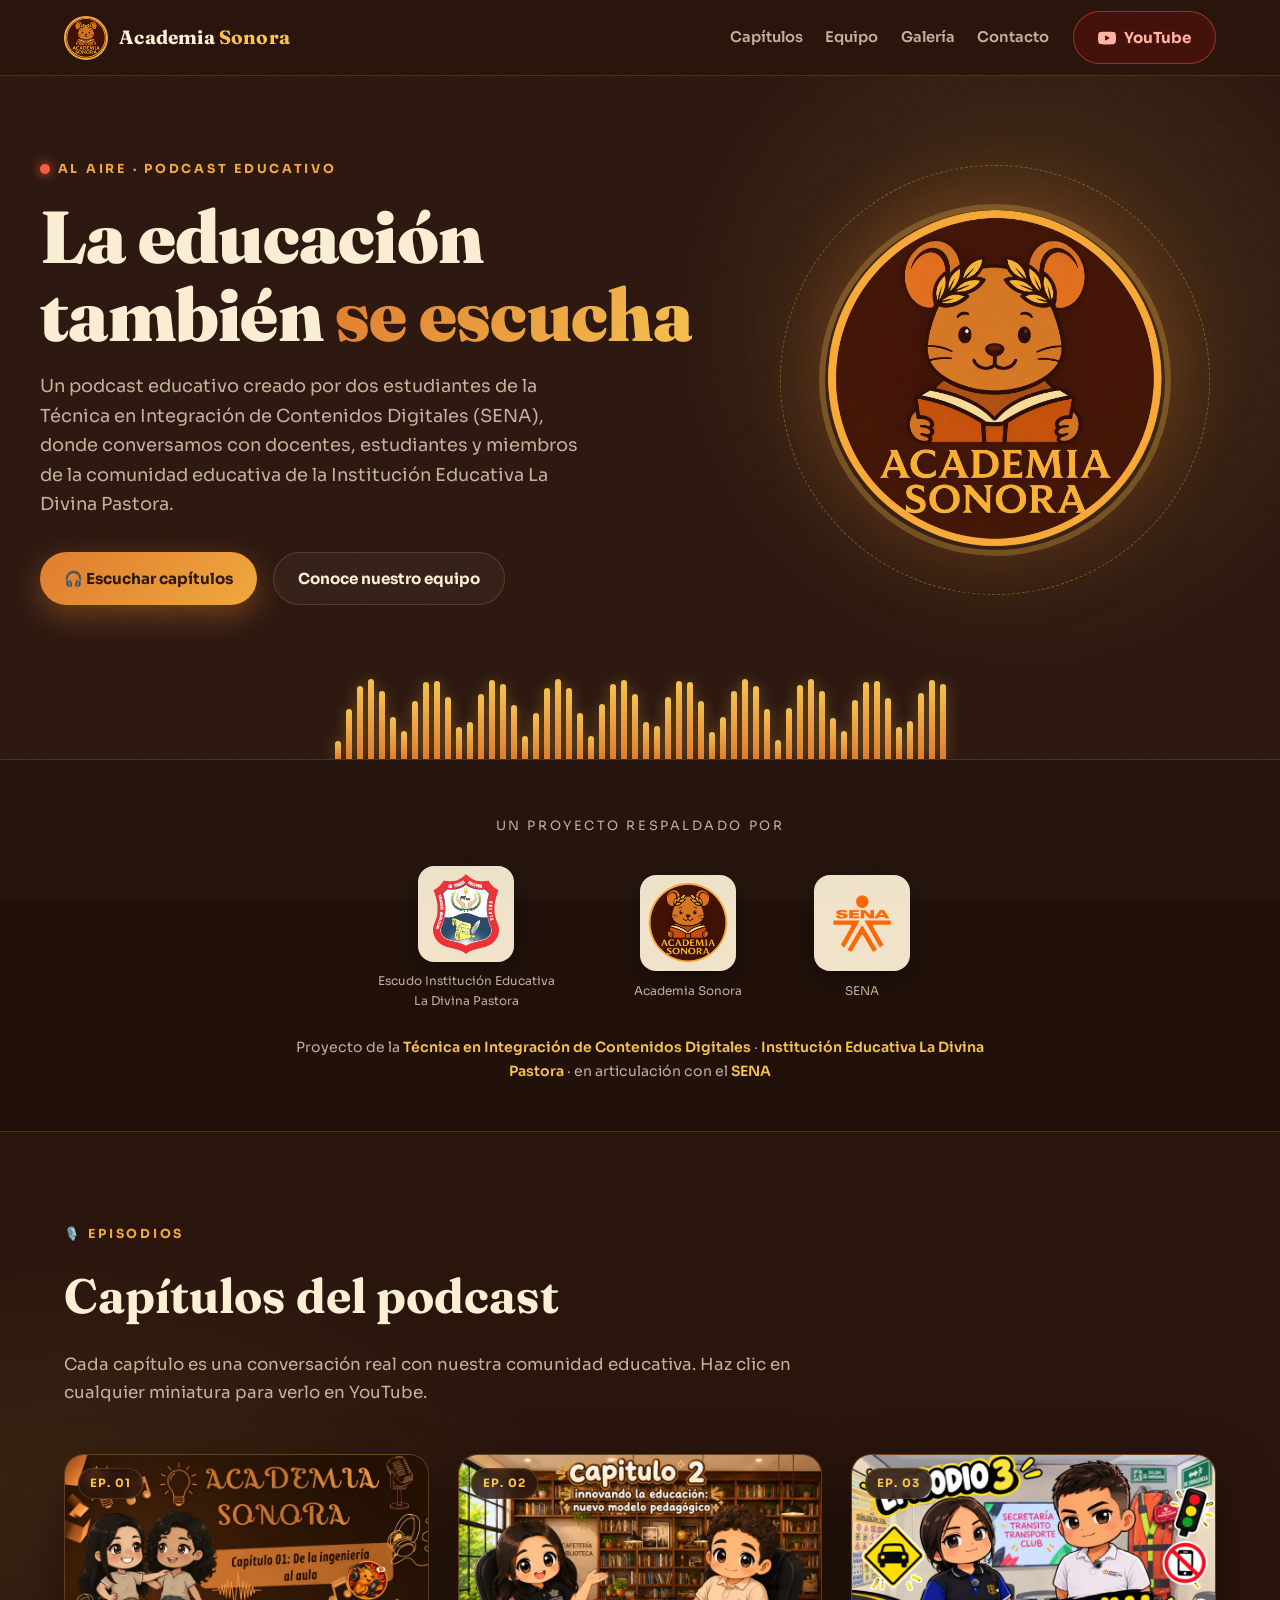
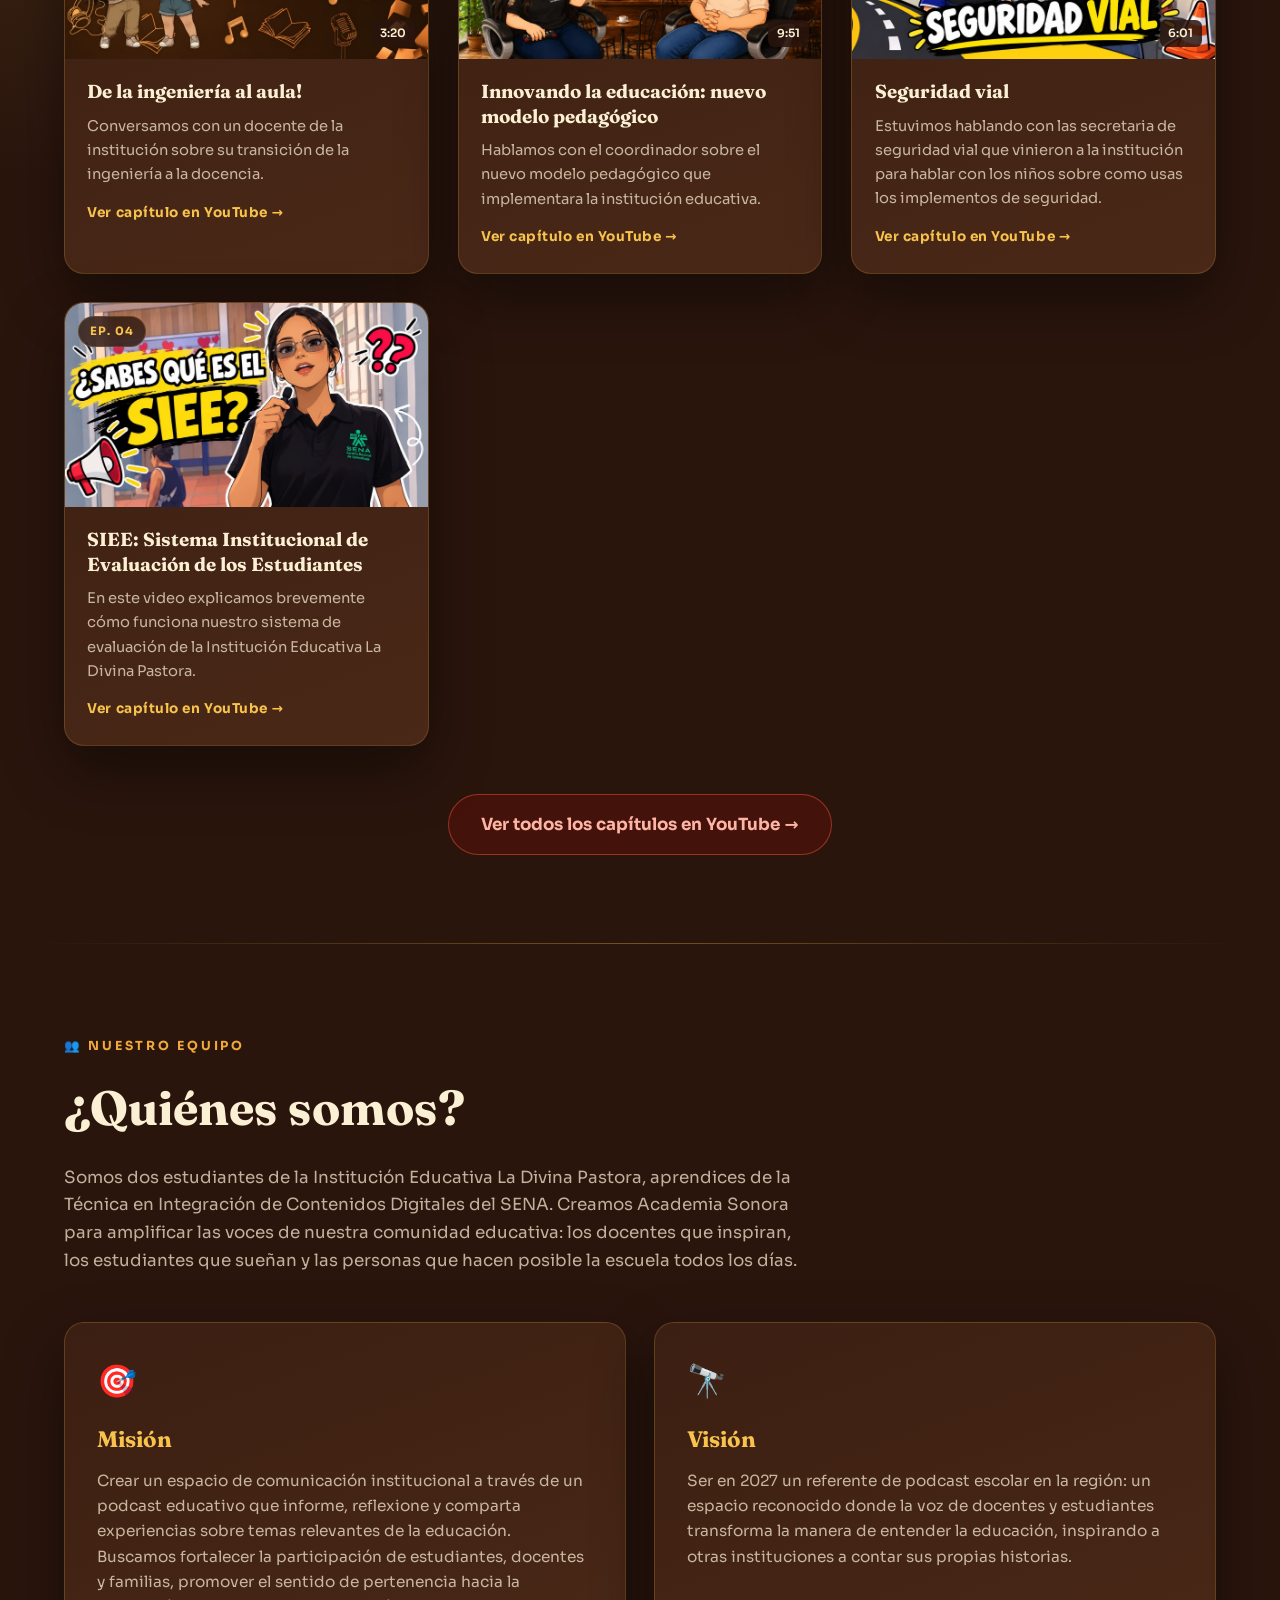
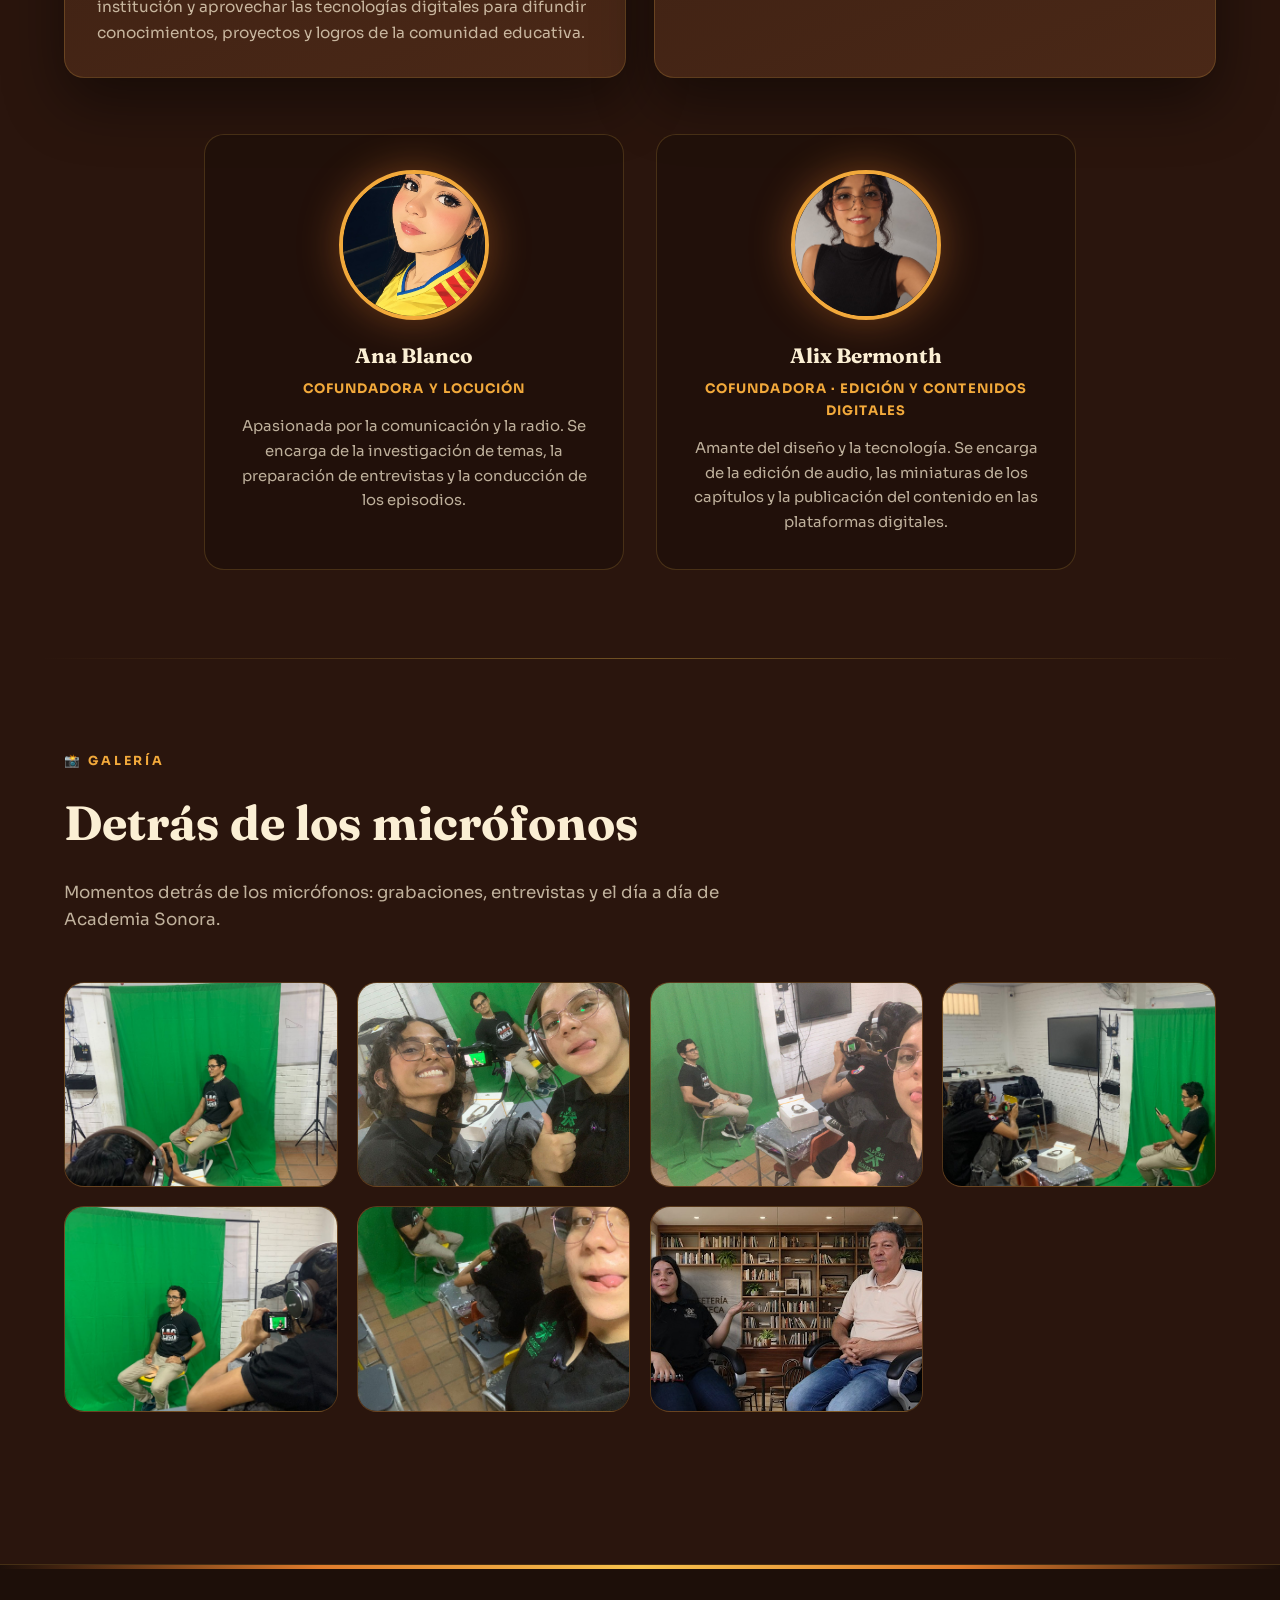
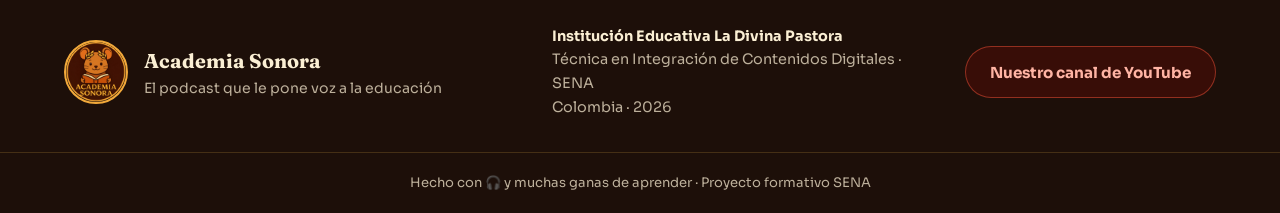
<file: index.html>
<!DOCTYPE html>
<html lang="es">
<head>
  <meta charset="UTF-8">
  <meta name="viewport" content="width=device-width, initial-scale=1.0">
  <title>Academia Sonora — El podcast que le pone voz a la educación</title>
  <meta name="description" content="Academia Sonora es un podcast educativo creado por estudiantes de la Técnica en Integración de Contenidos Digitales (SENA) en la Institución Educativa La Divina Pastora. Entrevistas a docentes, estudiantes y comunidad educativa.">
  <meta name="keywords" content="podcast educativo, Academia Sonora, SENA, La Divina Pastora, educación, entrevistas, contenidos digitales">
  <meta name="author" content="Academia Sonora">
  <meta property="og:title" content="Academia Sonora — Podcast Educativo">
  <meta property="og:description" content="El podcast que le pone voz a la educación. Entrevistas a docentes, estudiantes y comunidad educativa.">
  <meta property="og:image" content="img/logos/logo-academia-sonora.jpeg">
  <meta property="og:type" content="website">
  <link rel="icon" type="image/jpeg" href="img/logos/logo-academia-sonora.jpeg">
  <link rel="preconnect" href="https://fonts.googleapis.com">
  <link rel="preconnect" href="https://fonts.gstatic.com" crossorigin>
  <link href="https://fonts.googleapis.com/css2?family=Fraunces:opsz,wght@9..144,500;9..144,700;9..144,900&family=Sora:wght@300;400;600;700&display=swap" rel="stylesheet">
  <link rel="stylesheet" href="css/styles.css">
</head>
<body>

  <!-- ===== BARRA DE NAVEGACIÓN ===== -->
  <header class="nav" id="inicio">
    <div class="nav__inner">
      <a class="nav__brand" href="#inicio">
        <img src="img/logos/logo-academia-sonora.jpeg" alt="Logotipo de Academia Sonora" class="nav__logo">
        <span class="nav__name">Academia <em>Sonora</em></span>
      </a>
      <nav class="nav__links" aria-label="Navegación principal">
        <a href="#capitulos">Capítulos</a>
        <a href="#equipo">Equipo</a>
        <a href="#galeria">Galería</a>
        <a href="#contacto">Contacto</a>
      </nav>
      <a class="btn btn--youtube" id="btn-youtube-nav" href="#" target="_blank" rel="noopener">
        <svg viewBox="0 0 24 24" width="18" height="18" aria-hidden="true"><path fill="currentColor" d="M23.5 6.2a3 3 0 0 0-2.1-2.1C19.5 3.5 12 3.5 12 3.5s-7.5 0-9.4.6A3 3 0 0 0 .5 6.2 31 31 0 0 0 0 12a31 31 0 0 0 .5 5.8 3 3 0 0 0 2.1 2.1c1.9.6 9.4.6 9.4.6s7.5 0 9.4-.6a3 3 0 0 0 2.1-2.1A31 31 0 0 0 24 12a31 31 0 0 0-.5-5.8zM9.5 15.6V8.4L15.8 12l-6.3 3.6z"/></svg>
        YouTube
      </a>
    </div>
  </header>

  <!-- ===== HERO / PORTADA ===== -->
  <section class="hero">
    <div class="hero__glow" aria-hidden="true"></div>
    <div class="hero__inner">
      <div class="hero__text">
        <p class="eyebrow"><span class="rec-dot" aria-hidden="true"></span> AL AIRE · PODCAST EDUCATIVO</p>
        <h1 class="hero__title">La educación<br>también <span class="hero__accent">se escucha</span></h1>
        <p class="hero__subtitle" id="hero-descripcion">
          Un podcast creado por estudiantes para darle voz a docentes, estudiantes y a toda la comunidad educativa.
        </p>
        <div class="hero__actions">
          <a class="btn btn--primary" href="#capitulos">🎧 Escuchar capítulos</a>
          <a class="btn btn--ghost" href="#equipo">Conoce nuestro equipo</a>
        </div>
      </div>
      <div class="hero__logo-wrap">
        <div class="hero__ring" aria-hidden="true"></div>
        <img src="img/logos/logo-academia-sonora.jpeg" alt="Logotipo de Academia Sonora: un ratoncito con corona de laurel leyendo un libro" class="hero__logo">
      </div>
    </div>

    <!-- Firma visual: la onda sonora -->
    <div class="waveform" aria-hidden="true" id="waveform"></div>
  </section>

  <!-- ===== LOGOS INSTITUCIONALES ===== -->
  <section class="instituciones" aria-label="Instituciones que respaldan el proyecto">
    <p class="instituciones__label">Un proyecto respaldado por</p>
    <div class="instituciones__logos" id="logos-institucionales">
      <!-- Se cargan desde data/inicio.json. Sube los archivos a img/logos/ -->
    </div>
    <p class="instituciones__caption">
      Proyecto de la <strong>Técnica en Integración de Contenidos Digitales</strong> ·
      <strong>Institución Educativa La Divina Pastora</strong> · en articulación con el <strong>SENA</strong>
    </p>
  </section>

  <!-- ===== CAPÍTULOS ===== -->
  <section class="section" id="capitulos">
    <div class="section__head">
      <p class="eyebrow">🎙️ EPISODIOS</p>
      <h2 class="section__title">Capítulos del podcast</h2>
      <p class="section__lead">Cada capítulo es una conversación real con nuestra comunidad educativa. Haz clic en cualquier miniatura para verlo en YouTube.</p>
    </div>
    <div class="capitulos__grid" id="capitulos-grid">
      <!-- Tarjetas generadas desde data/capitulos.json -->
    </div>
    <div class="section__cta">
      <a class="btn btn--youtube btn--lg" id="btn-youtube-capitulos" href="#" target="_blank" rel="noopener">Ver todos los capítulos en YouTube →</a>
    </div>
  </section>

  <div class="divider" aria-hidden="true"></div>

  <!-- ===== EQUIPO ===== -->
  <section class="section" id="equipo">
    <div class="section__head">
      <p class="eyebrow">👥 NUESTRO EQUIPO</p>
      <h2 class="section__title">¿Quiénes somos?</h2>
      <p class="section__lead" id="quienes-somos-texto"></p>
    </div>

    <div class="mv__grid">
      <article class="mv__card">
        <div class="mv__icon" aria-hidden="true">🎯</div>
        <h3>Misión</h3>
        <p id="mision-texto"></p>
      </article>
      <article class="mv__card">
        <div class="mv__icon" aria-hidden="true">🔭</div>
        <h3>Visión</h3>
        <p id="vision-texto"></p>
      </article>
    </div>

    <div class="integrantes__grid" id="integrantes-grid">
      <!-- Tarjetas generadas desde data/equipo.json -->
    </div>
  </section>

  <div class="divider" aria-hidden="true"></div>

  <!-- ===== GALERÍA ===== -->
  <section class="section" id="galeria">
    <div class="section__head">
      <p class="eyebrow">📸 GALERÍA</p>
      <h2 class="section__title">Detrás de los micrófonos</h2>
      <p class="section__lead" id="galeria-descripcion"></p>
    </div>
    <div class="galeria__grid" id="galeria-grid">
      <!-- Fotos generadas desde data/galeria.json -->
    </div>
  </section>

  <!-- ===== PIE DE PÁGINA ===== -->
  <footer class="footer" id="contacto">
    <div class="footer__wave" aria-hidden="true"></div>
    <div class="footer__inner">
      <div class="footer__brand">
        <img src="img/logos/logo-academia-sonora.jpeg" alt="" class="footer__logo">
        <div>
          <p class="footer__name">Academia Sonora</p>
          <p class="footer__slogan">El podcast que le pone voz a la educación</p>
        </div>
      </div>
      <div class="footer__info">
        <p><strong>Institución Educativa La Divina Pastora</strong></p>
        <p>Técnica en Integración de Contenidos Digitales · SENA</p>
        <p>Colombia · <span id="anio-actual"></span></p>
      </div>
      <div class="footer__social">
        <a class="btn btn--youtube" id="btn-youtube-footer" href="#" target="_blank" rel="noopener">Nuestro canal de YouTube</a>
      </div>
    </div>
    <p class="footer__credits">Hecho con 🎧 y muchas ganas de aprender · Proyecto formativo SENA</p>
  </footer>

  <script src="js/main.js"></script>
</body>
</html>
</file>
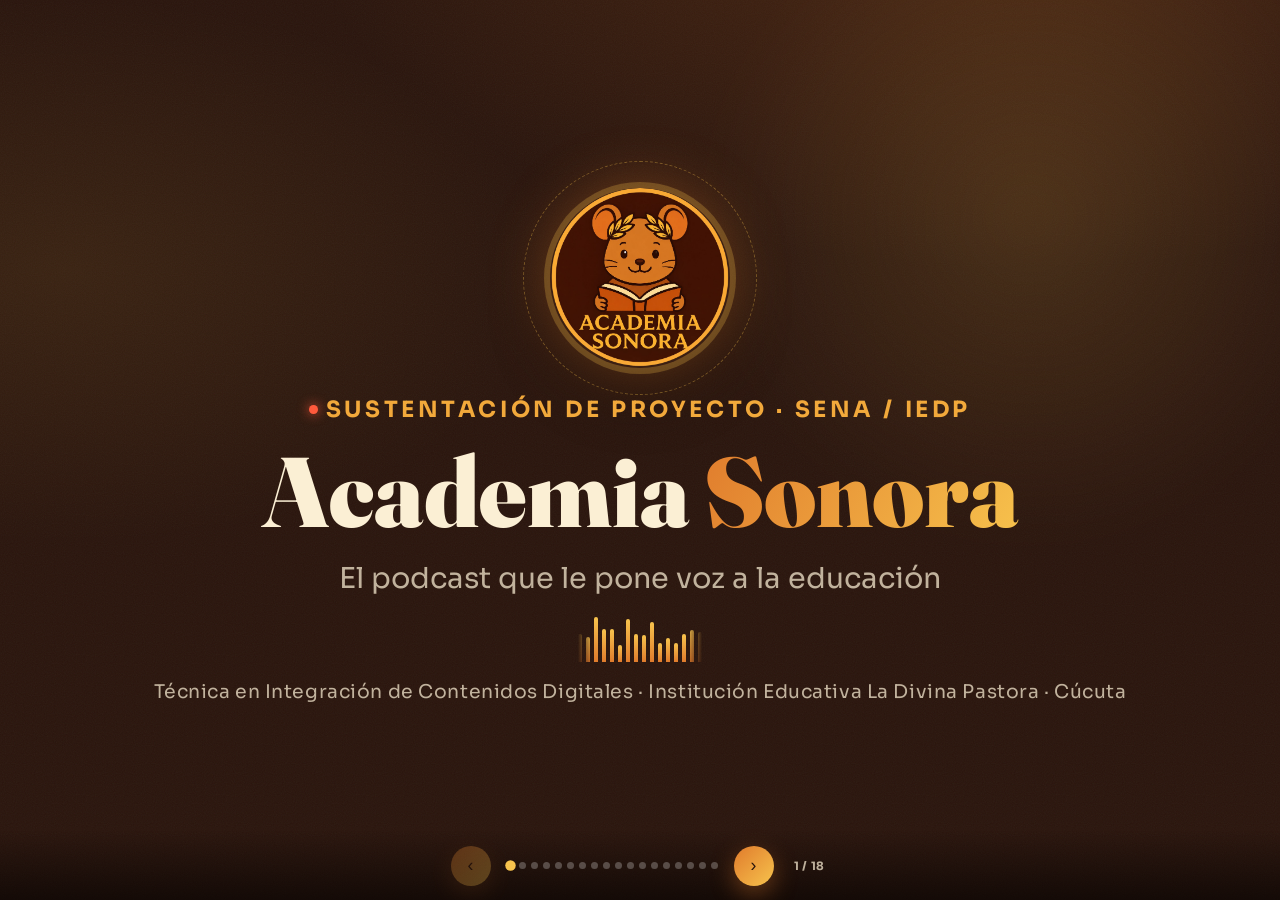
<file: sustentacion/index.html>
<!DOCTYPE html>
<!--
  ╔══════════════════════════════════════════════════════════════╗
  ║  SUSTENTACIÓN DEL PROYECTO — ACADEMIA SONORA                 ║
  ║  Página autocontenida, no enlazada desde el sitio principal. ║
  ║  Accesible solo escribiendo la URL: /sustentacion/           ║
  ║  No aparece en el menú ni en buscadores (ver robots.txt).    ║
  ╚══════════════════════════════════════════════════════════════╝
-->
<html lang="es">

<head>
  <meta charset="UTF-8" />
  <meta name="viewport" content="width=device-width, initial-scale=1.0, viewport-fit=cover" />
  <meta name="robots" content="noindex, nofollow" />
  <title>Sustentación · Academia Sonora</title>

  <link rel="preconnect" href="https://fonts.googleapis.com" />
  <link rel="preconnect" href="https://fonts.gstatic.com" crossorigin />
  <link href="https://fonts.googleapis.com/css2?family=Fraunces:opsz,wght@9..144,500;9..144,700;9..144,900&family=Sora:wght@300;400;600;700&display=swap" rel="stylesheet" />

  <style>
    /* ═══ Paleta idéntica a la del sitio principal ═══ */
    :root {
      --tinta:   #2a150d;
      --cacao:   #3b1f12;
      --cacao-2: #4a2817;
      --naranja: #e07b2c;
      --ambar:   #f2a93b;
      --oro:     #f7c34d;
      --crema:   #fbefd4;
      --crema-70: rgba(251, 239, 212, .72);
      --borde:   rgba(247, 195, 77, .18);
      --sombra:  0 24px 60px rgba(0, 0, 0, .45);
      --radio:   1.1rem;
      --fuente-display: "Fraunces", Georgia, serif;
      --fuente-cuerpo:  "Sora", system-ui, sans-serif;
    }

    * { margin: 0; padding: 0; box-sizing: border-box; }

    html, body {
      height: 100%;
      overflow: hidden;
      background: var(--tinta);
      font-family: var(--fuente-cuerpo);
      color: var(--crema);
    }

    body {
      background:
        radial-gradient(1200px 600px at 80% -10%, rgba(224, 123, 44, .18), transparent 60%),
        radial-gradient(900px 500px at 5% 30%, rgba(247, 195, 77, .08), transparent 55%),
        var(--tinta);
    }

    body::before {
      content: "";
      position: fixed; inset: 0;
      pointer-events: none;
      z-index: 1;
      opacity: .05;
      background-image: url("data:image/svg+xml,%3Csvg xmlns='http://www.w3.org/2000/svg' width='140' height='140'%3E%3Cfilter id='n'%3E%3CfeTurbulence type='fractalNoise' baseFrequency='0.9' numOctaves='2'/%3E%3C/filter%3E%3Crect width='140' height='140' filter='url(%23n)' opacity='1'/%3E%3C/svg%3E");
    }

    img { max-width: 100%; display: block; }

    /* ═══ Decorativos ═══ */
    .rec-dot {
      width: .55rem; height: .55rem;
      border-radius: 50%;
      background: #ff5a3c;
      box-shadow: 0 0 12px #ff5a3c;
      animation: parpadeo 1.6s ease-in-out infinite;
      flex-shrink: 0;
    }
    @keyframes parpadeo { 50% { opacity: .25; } }

    .glow {
      position: fixed;
      top: -15%; right: -8%;
      width: 55vw; height: 55vw;
      max-width: 750px; max-height: 750px;
      background: radial-gradient(circle, rgba(247, 195, 77, .14), transparent 65%);
      filter: blur(20px);
      pointer-events: none;
      z-index: 0;
    }

    /* ═══ Deck ═══ */
    .deck {
      position: relative;
      width: 100vw;
      height: 100svh;
      height: 100vh;
      overflow: hidden;
      z-index: 1;
    }

    .slide {
      position: absolute;
      inset: 0;
      display: flex;
      align-items: stretch;
      justify-content: center;
      padding: clamp(3.6rem, 9vh, 5.2rem) clamp(1.2rem, 4vw, 4rem) clamp(4.2rem, 10vh, 5.6rem);
      opacity: 0;
      transform: translateX(60px) scale(0.97);
      pointer-events: none;
      transition: transform 0.7s cubic-bezier(0.34, 1.1, 0.64, 1), opacity 0.5s ease;
      z-index: 1;
      overflow: hidden;
    }

    .slide.activa {
      opacity: 1;
      transform: translateX(0) scale(1);
      pointer-events: auto;
      z-index: 2;
    }
    .slide.saliendo-izq { transform: translateX(-70px) scale(0.97); opacity: 0; }
    .slide.saliendo-der { transform: translateX(70px) scale(0.97); opacity: 0; }

    .slide-inner {
      position: relative;
      z-index: 1;
      width: 100%;
      max-width: 1800px;
      max-height: 100%;
      overflow: hidden;
      display: flex;
      flex-direction: column;
      justify-content: center;
      align-items: center;
      text-align: center;
      gap: clamp(.65rem, 2vh, 1.4rem);
    }

    .deco-icon {
      position: absolute;
      opacity: .14;
      pointer-events: none;
      z-index: 0;
      font-size: clamp(1.8rem, 4.4vh, 3.2rem);
      animation: flotar 7s ease-in-out infinite;
    }

    .slide-inner > * {
      opacity: 0;
      transform: translateY(16px);
      transition: opacity 0.55s ease, transform 0.55s cubic-bezier(0.34, 1.3, 0.64, 1);
    }
    .slide.activa .slide-inner > *  { opacity: 1; transform: translateY(0); }
    .slide.activa .slide-inner > *:nth-child(1) { transition-delay: 0.05s; }
    .slide.activa .slide-inner > *:nth-child(2) { transition-delay: 0.13s; }
    .slide.activa .slide-inner > *:nth-child(3) { transition-delay: 0.21s; }
    .slide.activa .slide-inner > *:nth-child(4) { transition-delay: 0.29s; }
    .slide.activa .slide-inner > *:nth-child(5) { transition-delay: 0.37s; }

    /* ═══ Tipografía ═══ */
    .eyebrow {
      font-size: clamp(1.05rem, 2.5vh, 1.4rem);
      font-weight: 700;
      letter-spacing: .16em;
      color: var(--ambar);
      text-transform: uppercase;
      display: inline-flex;
      align-items: center;
      justify-content: center;
      gap: .5rem;
    }

    .slide h2 {
      font-family: var(--fuente-display);
      font-weight: 800;
      font-size: clamp(2.5rem, 9vh, 5.2rem);
      line-height: 1.06;
      color: var(--crema);
    }
    .slide h2 em { font-style: normal; color: transparent; background: linear-gradient(120deg, var(--naranja), var(--oro)); -webkit-background-clip: text; background-clip: text; }

    .lead {
      font-size: clamp(1.35rem, 3.4vh, 1.95rem);
      color: var(--crema-70);
      line-height: 1.5;
      max-width: 960px;
      margin: 0 auto;
    }

    .tarjeta {
      background: linear-gradient(160deg, var(--cacao), var(--cacao-2));
      border: 1px solid var(--borde);
      border-radius: var(--radio);
      padding: clamp(1rem, 2.6vh, 1.8rem) clamp(1.2rem, 2.6vw, 2rem);
      box-shadow: var(--sombra);
    }
    .tarjeta p { font-size: clamp(1.25rem, 2.9vh, 1.65rem); color: var(--crema-70); line-height: 1.5; }
    .tarjeta h3 {
      font-family: var(--fuente-display);
      color: var(--oro);
      font-size: clamp(1.5rem, 3.8vh, 2.1rem);
      margin-bottom: clamp(.3rem, 1vh, .6rem);
      display: flex; align-items: center; justify-content: center; gap: .5rem;
    }

    /* ═══ Slide 1: portada ═══ */
    .portada { text-align: center; align-items: center; }
    .portada-logo-wrap { position: relative; display: grid; place-items: center; margin: 0 auto clamp(.3rem, 1vh, .6rem); }
    .portada-ring {
      position: absolute;
      width: clamp(150px, 26vh, 250px); aspect-ratio: 1; border-radius: 50%;
      border: 1px dashed rgba(247,195,77,.35);
      animation: girar 40s linear infinite;
    }
    @keyframes girar { to { transform: rotate(360deg); } }
    .portada-logo {
      width: clamp(118px, 20vh, 195px); height: clamp(118px, 20vh, 195px);
      border-radius: 50%; object-fit: contain; background: var(--cacao);
      box-shadow: 0 0 0 6px rgba(247,195,77,.25), 0 0 60px rgba(224,123,44,.45), var(--sombra);
      animation: flotar 6s ease-in-out infinite;
    }
    @keyframes flotar { 50% { transform: translateY(-10px); } }
    .portada h1 {
      font-family: var(--fuente-display);
      font-weight: 900;
      font-size: clamp(3.4rem, 11vh, 6.6rem);
      line-height: 1.02;
    }
    .portada h1 span { background: linear-gradient(120deg, var(--naranja), var(--oro)); -webkit-background-clip: text; background-clip: text; color: transparent; }
    .portada .subt { font-size: clamp(1.4rem, 3.2vh, 1.9rem); color: var(--crema-70); max-width: 44rem; margin: 0 auto; }
    .portada-footer { font-size: clamp(1rem, 2.1vh, 1.2rem); color: var(--crema-70); letter-spacing: .03em; }

    .waveform-mini {
      display: flex; align-items: flex-end; justify-content: center; gap: 4px;
      height: clamp(28px, 6vh, 48px);
      mask-image: linear-gradient(to right, transparent, black 12%, black 88%, transparent);
      -webkit-mask-image: linear-gradient(to right, transparent, black 12%, black 88%, transparent);
    }
    .waveform-mini span {
      width: 4px; border-radius: 3px 3px 0 0;
      background: linear-gradient(to top, var(--naranja), var(--oro));
      animation: ecualizador 1.4s ease-in-out infinite;
      transform-origin: bottom;
    }
    @keyframes ecualizador { 0%, 100% { transform: scaleY(.3); } 50% { transform: scaleY(1); } }

    /* ═══ Slide 2: integrantes ═══ */
    .integrantes-grid { display: grid; grid-template-columns: repeat(2, 1fr); gap: clamp(.8rem, 2vw, 1.6rem); }
    .miembro-card {
      background: rgba(0,0,0,.2); border: 1px solid var(--borde); border-radius: var(--radio);
      padding: clamp(.8rem, 2vh, 1.5rem); text-align: left;
      display: flex; flex-direction: row; align-items: center; gap: clamp(1rem, 2.4vw, 1.6rem);
    }
    .miembro-foto {
      width: clamp(190px, 35vh, 290px); height: clamp(190px, 35vh, 290px); border-radius: 50%;
      object-fit: cover; margin: 0; flex-shrink: 0;
      border: 3px solid var(--ambar); box-shadow: 0 0 30px rgba(224,123,44,.4);
    }
    .miembro-info { flex: 1 1 auto; min-width: 0; }
    .miembro-nombre { font-family: var(--fuente-display); font-size: clamp(1.6rem, 3.7vh, 2.1rem); font-weight: 700; }
    .miembro-rol { color: var(--ambar); font-size: clamp(1rem, 2.2vh, 1.25rem); font-weight: 700; letter-spacing: .05em; text-transform: uppercase; margin: 4px 0 clamp(.45rem, 1.2vh, .8rem); }
    .miembro-lista { list-style: none; text-align: left; font-size: clamp(1.05rem, 2.3vh, 1.3rem); color: var(--crema-70); line-height: 1.48; }
    .miembro-lista li { margin-bottom: 2px; }
    .miembro-lista b { color: var(--crema); }

    /* Dos columnas texto + imagen — la columna crece para llenar todo el alto disponible de la diapositiva */
    .dos-col {
      display: grid; grid-template-columns: 1fr .95fr; grid-template-rows: minmax(0, 1fr); gap: clamp(1.2rem, 3.2vw, 2.6rem); align-items: stretch;
      width: 100%; flex: 1 1 0; min-height: 0;
    }
    .dos-col.invertido { grid-template-columns: .95fr 1fr; }
    .dos-col img {
      width: 100%; height: 100%; object-fit: cover;
      border-radius: var(--radio); box-shadow: var(--sombra);
      border: 1px solid var(--borde);
    }
    .dos-col .col-texto { display: flex; flex-direction: column; justify-content: center; align-items: center; text-align: center; gap: clamp(.4rem, 1.2vh, .8rem); min-height: 0; }
    .dos-col > .lead { display: flex; flex-direction: column; justify-content: center; min-height: 0; }
    .logo-corporativo { width: auto; height: clamp(220px, 48vh, 480px); aspect-ratio: 1/1; flex: 0 0 auto; }

    /* Listas con check */
    .lista-check { list-style: none; display: grid; gap: clamp(.35rem, 1vh, .6rem); text-align: left; }
    .lista-check li {
      display: flex; align-items: flex-start; gap: 12px;
      background: rgba(0,0,0,.18); border: 1px solid var(--borde); border-radius: .9rem;
      padding: clamp(.55rem, 1.5vh, .9rem) clamp(.9rem, 1.8vw, 1.2rem);
      font-size: clamp(1.1rem, 2.5vh, 1.45rem); color: var(--crema-70);
      text-align: left;
    }
    .lista-check li::before {
      content: '✓'; flex-shrink: 0; width: 22px; height: 22px; border-radius: 50%;
      background: linear-gradient(135deg, var(--naranja), var(--oro)); color: var(--tinta);
      font-size: .76rem; font-weight: 800; display: flex; align-items: center; justify-content: center; margin-top: 1px;
    }

    .objetivo-general {
      background: linear-gradient(135deg, rgba(224,123,44,.22), rgba(247,195,77,.14));
      border: 1px solid var(--borde);
      border-radius: var(--radio);
      padding: clamp(.9rem, 2.3vh, 1.5rem) clamp(1.2rem, 2.6vw, 1.8rem);
      font-size: clamp(1.2rem, 2.8vh, 1.6rem);
      color: var(--crema);
      line-height: 1.48;
    }
    .objetivo-general .etiqueta {
      display: block; font-size: clamp(.9rem, 1.9vh, 1.05rem); letter-spacing: .1em;
      text-transform: uppercase; font-weight: 800; color: var(--oro); margin-bottom: 5px;
    }

    .dos-tarjetas { display: grid; grid-template-columns: 1fr 1fr; gap: clamp(.8rem, 2vw, 1.4rem); }

    .mv-grid { display: grid; grid-template-columns: 1fr 1fr; gap: clamp(.8rem, 2vw, 1.4rem); }
    .mv-card {
      background: linear-gradient(160deg, var(--cacao), var(--cacao-2));
      border: 1px solid var(--borde); border-radius: var(--radio);
      padding: clamp(.8rem, 2vh, 1.5rem);
    }
    .mv-card .mv-icon { font-size: clamp(1.9rem, 4.2vh, 2.7rem); margin-bottom: clamp(.3rem, .8vh, .5rem); display: block; }
    .mv-card h3 { font-family: var(--fuente-display); color: var(--oro); font-size: clamp(1.5rem, 3.4vh, 1.95rem); margin-bottom: clamp(.35rem, 1vh, .65rem); }
    .mv-card p { font-size: clamp(1.1rem, 2.5vh, 1.35rem); color: var(--crema-70); line-height: 1.48; }

    .tech-chips { display: flex; flex-wrap: wrap; gap: 10px; justify-content: center; }
    .tech-chips span {
      background: rgba(255,255,255,.05); border: 1px solid var(--borde); color: var(--crema);
      padding: clamp(.45rem, 1.2vh, .7rem) clamp(.85rem, 1.8vw, 1.2rem); border-radius: 999px;
      font-size: clamp(1.05rem, 2.3vh, 1.3rem); font-weight: 600; display: inline-flex; align-items: center; gap: 7px;
    }

    .recursos-grid { display: grid; grid-template-columns: 1fr 1fr; gap: clamp(.4rem, 1.1vh, .7rem); }
    .recursos-grid .servicio-bloque { padding: clamp(.45rem, 1.2vh, .8rem) clamp(.7rem, 1.6vw, 1rem); gap: 3px; }
    .recursos-grid .servicio-bloque .icono { width: clamp(34px, 5.6vh, 46px); height: clamp(34px, 5.6vh, 46px); font-size: clamp(1.1rem, 2.3vh, 1.4rem); margin-bottom: 0; }
    .recursos-grid .servicio-bloque h3 { font-size: clamp(1.05rem, 2.3vh, 1.35rem); margin-bottom: 0; }
    .recursos-grid .servicio-bloque p { font-size: clamp(.86rem, 1.8vh, 1.02rem); line-height: 1.3; }

    /* Informe de costos y gastos */
    .costos-grid { display: grid; grid-template-columns: 1fr 1fr; gap: 0 clamp(1.2rem, 2.6vw, 2.2rem); width: 100%; }
    .costo-item {
      display: flex; justify-content: space-between; align-items: baseline; gap: .6rem;
      border-bottom: 1px solid var(--borde);
      padding: clamp(.28rem, .75vh, .5rem) 0;
    }
    .costo-item .desc { font-size: clamp(.72rem, 1.5vh, .92rem); color: var(--crema-70); line-height: 1.25; text-align: left; }
    .costo-item .valor { font-size: clamp(.76rem, 1.55vh, .95rem); color: var(--crema); font-weight: 700; white-space: nowrap; flex-shrink: 0; font-family: var(--fuente-cuerpo); }
    .costos-total {
      display: flex; justify-content: space-between; align-items: center; width: 100%;
      background: linear-gradient(135deg, rgba(224,123,44,.22), rgba(247,195,77,.14));
      border: 1px solid var(--borde); border-radius: var(--radio);
      padding: clamp(.55rem, 1.5vh, .95rem) clamp(1rem, 2vw, 1.6rem);
      margin-top: clamp(.3rem, .9vh, .6rem);
    }
    .costos-total .etiqueta { font-size: clamp(.85rem, 1.8vh, 1.1rem); letter-spacing: .08em; text-transform: uppercase; font-weight: 800; color: var(--oro); }
    .costos-total .monto { font-family: var(--fuente-display); font-size: clamp(1.25rem, 2.9vh, 1.8rem); font-weight: 700; color: var(--crema); }

    .servicio-bloque {
      background: rgba(0,0,0,.2); border: 1px solid var(--borde); border-radius: var(--radio);
      padding: clamp(.8rem, 2vh, 1.4rem) clamp(.9rem, 2vw, 1.3rem);
      display: flex; flex-direction: column; align-items: center; text-align: center; gap: 8px;
    }
    .servicio-bloque .icono {
      font-size: clamp(1.6rem, 3.4vh, 2.2rem); flex-shrink: 0;
      width: clamp(48px, 8.2vh, 64px); height: clamp(48px, 8.2vh, 64px);
      background: linear-gradient(135deg, rgba(224,123,44,.3), rgba(247,195,77,.2));
      border-radius: 50%; display: flex; align-items: center; justify-content: center;
    }
    .servicio-bloque h3 { font-family: var(--fuente-display); font-size: clamp(1.3rem, 2.9vh, 1.65rem); color: var(--crema); margin-bottom: 3px; }
    .servicio-bloque p { font-size: clamp(1.05rem, 2.3vh, 1.3rem); color: var(--crema-70); line-height: 1.4; }

    /* Equipo técnico disponible (fotos reales, sin recortar) */
    .equipo-tecnico-titulo {
      font-size: clamp(.9rem, 1.9vh, 1.05rem); letter-spacing: .1em; text-transform: uppercase;
      font-weight: 800; color: var(--oro); text-align: center;
    }
    .equipo-tecnico-grid { display: flex; flex-direction: row; justify-content: center; align-items: flex-start; gap: clamp(1rem, 2.6vw, 2rem); width: 100%; }
    .equipo-tecnico-card { display: flex; flex-direction: column; align-items: center; gap: .5rem; }
    .equipo-tecnico-card img {
      width: clamp(78px, 14vh, 145px); height: clamp(104px, 19vh, 193px);
      object-fit: contain; background: var(--cacao); border: 1px solid var(--borde); border-radius: var(--radio);
      box-shadow: var(--sombra);
    }
    .equipo-tecnico-card span { font-size: clamp(.8rem, 1.6vh, .98rem); color: var(--crema-70); text-align: center; font-weight: 600; max-width: 10rem; line-height: 1.25; }

    /* Panel de códigos QR (dos-col) */
    .qr-panel { display: flex; flex-direction: row; justify-content: center; align-items: center; gap: clamp(1.2rem, 3.4vw, 2.6rem); }
    .qr-card { display: flex; flex-direction: column; align-items: center; gap: .7rem; }
    .dos-col .qr-card img { width: clamp(190px, 30vh, 400px); height: auto; border-radius: .9rem; box-shadow: var(--sombra); }
    .qr-card span { font-size: clamp(.95rem, 2vh, 1.15rem); line-height: 1.32; color: var(--crema-70); text-align: center; font-weight: 600; max-width: 15rem; }

    .segmento-grid { display: grid; grid-template-columns: 1fr 1fr; gap: clamp(.8rem, 2vw, 1.4rem); }
    .segmento-card {
      background: linear-gradient(160deg, var(--cacao), var(--cacao-2));
      border: 1px solid var(--borde); border-radius: var(--radio);
      padding: clamp(1rem, 2.5vh, 1.7rem);
    }
    .segmento-card .icono { font-size: clamp(1.8rem, 3.6vh, 2.4rem); margin-bottom: clamp(.3rem, .8vh, .5rem); display: block; }
    .segmento-card h3 { font-family: var(--fuente-display); font-size: clamp(1.3rem, 2.9vh, 1.65rem); color: var(--oro); margin-bottom: clamp(.3rem, .8vh, .5rem); }
    .segmento-card p { font-size: clamp(1.05rem, 2.3vh, 1.3rem); color: var(--crema-70); line-height: 1.48; }

    /* Paleta de colores */
    .paleta-grid { display: grid; grid-template-columns: repeat(6, 1fr); gap: clamp(.5rem, 1.4vw, .9rem); }
    .paleta-chip {
      border-radius: var(--radio); overflow: hidden; border: 1px solid var(--borde);
      box-shadow: var(--sombra); display: flex; flex-direction: column;
    }
    .paleta-chip .swatch { height: clamp(90px, 17vh, 150px); }
    .paleta-chip .info { background: rgba(0,0,0,.25); padding: clamp(.5rem, 1.2vh, .85rem) clamp(.4rem, 1vw, .6rem); text-align: center; }
    .paleta-chip .nombre { font-family: var(--fuente-display); font-size: clamp(1.05rem, 2.2vh, 1.3rem); color: var(--crema); font-weight: 700; }
    .paleta-chip .hex { font-size: clamp(.85rem, 1.7vh, 1rem); color: var(--crema-70); font-family: monospace; margin-top: 3px; }
    .fuentes-row { display: flex; gap: clamp(.8rem, 2vw, 1.5rem); justify-content: center; flex-wrap: wrap; }
    .fuente-card {
      background: rgba(0,0,0,.2); border: 1px solid var(--borde); border-radius: var(--radio);
      padding: clamp(.7rem, 1.9vh, 1.2rem) clamp(1.1rem, 2.6vw, 1.8rem); text-align: center;
    }
    .fuente-card .muestra { font-size: clamp(1.7rem, 4vh, 2.6rem); margin-bottom: 3px; }
    .fuente-card .muestra.display { font-family: var(--fuente-display); font-weight: 700; color: var(--oro); }
    .fuente-card .muestra.cuerpo { font-family: var(--fuente-cuerpo); color: var(--crema); }
    .fuente-card .etiqueta-fuente { font-size: clamp(.9rem, 1.9vh, 1.08rem); color: var(--crema-70); letter-spacing: .05em; text-transform: uppercase; }

    /* Final / gracias */
    .final { text-align: center; align-items: center; }
    .final .logo-final {
      width: clamp(84px, 15vh, 130px); height: clamp(84px, 15vh, 130px); border-radius: 50%; object-fit: contain; background: var(--cacao);
      border: 3px solid var(--ambar); margin: 0 auto clamp(.4rem, 1vh, .8rem);
      box-shadow: 0 0 50px rgba(224,123,44,.5);
    }
    .final h2 { color: var(--crema); }
    .whatsapp-final {
      display: inline-flex; align-items: center; gap: 10px;
      background: linear-gradient(135deg, var(--naranja), var(--ambar));
      color: var(--tinta); padding: clamp(.9rem, 2.3vh, 1.3rem) clamp(1.7rem, 3.4vw, 2.5rem);
      border-radius: 999px; text-decoration: none; font-weight: 800;
      font-size: clamp(1.15rem, 2.5vh, 1.4rem);
      box-shadow: 0 10px 30px rgba(224,123,44,.4);
      margin: 0 auto;
    }

    /* ═══ Controles de navegación ═══ */
    .nav-controles {
      position: fixed; left: 0; right: 0; bottom: 0; z-index: 50;
      display: flex; align-items: center; justify-content: center; gap: 1rem;
      padding: clamp(.6rem, 1.6vh, 1rem) 1rem calc(clamp(.6rem, 1.6vh, 1rem) + env(safe-area-inset-bottom, 0px));
      background: linear-gradient(to top, rgba(10,5,3,.7), transparent);
    }
    .nav-btn {
      width: clamp(32px, 6vh, 40px); height: clamp(32px, 6vh, 40px); border-radius: 50%; border: none;
      background: linear-gradient(135deg, var(--naranja), var(--oro)); color: var(--tinta);
      font-size: clamp(.9rem, 2vh, 1.1rem); cursor: pointer;
      display: flex; align-items: center; justify-content: center;
      box-shadow: 0 8px 24px rgba(224,123,44,.4);
      transition: transform 0.25s cubic-bezier(0.34,1.5,0.64,1);
      flex-shrink: 0;
    }
    .nav-btn:hover { transform: scale(1.1); }
    .nav-btn:active { transform: scale(0.92); }
    .nav-btn.deshabilitado { opacity: 0.3; pointer-events: none; }

    .nav-puntos { display: flex; gap: 5px; flex-wrap: wrap; max-width: 44vw; justify-content: center; }
    .nav-punto {
      width: 7px; height: 7px; border-radius: 50%; background: rgba(255,255,255,.25);
      border: none; cursor: pointer; padding: 0; transition: transform 0.25s, background 0.25s; flex-shrink: 0;
    }
    .nav-punto.activo { background: var(--oro); transform: scale(1.5); }

    .nav-contador {
      font-size: clamp(.6rem, 1.3vh, .72rem); color: var(--crema-70); font-weight: 700;
      letter-spacing: .05em; min-width: 40px; text-align: center;
    }

    @media (max-width: 680px) {
      .integrantes-grid, .dos-tarjetas, .mv-grid, .segmento-grid, .recursos-grid { grid-template-columns: 1fr; }
      /* En una sola columna, el texto conserva su alto natural y la imagen crece para llenar el resto */
      .dos-col, .dos-col.invertido { display: flex; flex-direction: column; justify-content: center; gap: .8rem; }
      .dos-col img { width: 100%; height: auto; flex: 1 1 auto; min-height: 130px; }
      .dos-col .col-texto, .dos-col > .lead { flex: 0 0 auto; }
      .logo-corporativo { height: clamp(150px, 34vh, 480px); }
      .paleta-grid { grid-template-columns: repeat(3, 1fr); }
      .nav-puntos { max-width: 38vw; }
      .slide { padding: clamp(3.4rem, 8vh, 4.6rem) 1rem clamp(4.4rem, 11vh, 5.6rem); }
      .slide h2 { font-size: clamp(1.6rem, 5.6vh, 2.6rem); }
      .slide-inner { gap: clamp(.5rem, 1.5vh, 1rem); }
      /* El título de portada escala por vh y puede volverse más ancho que la pantalla en un móvil angosto y alto */
      .portada h1 { font-size: clamp(2.2rem, 13vw, 4.2rem); }
      .portada .subt { font-size: clamp(1.05rem, 4.6vw, 1.4rem); }
      /* En una columna angosta el texto envuelve mucho más: se reduce para dejarle espacio real a la imagen */
      .lead { font-size: clamp(.92rem, 2.3vh, 1.18rem); line-height: 1.4; }
      .tarjeta p { font-size: clamp(1rem, 2.5vh, 1.3rem); }

      /* Tarjetas de integrantes más compactas para caber sin scroll */
      .integrantes-grid { gap: .6rem; }
      .miembro-card { padding: .65rem .9rem; gap: .8rem; }
      .miembro-foto { width: clamp(84px, 16vh, 130px); height: clamp(84px, 16vh, 130px); margin: 0; }
      .miembro-nombre { font-size: clamp(1rem, 2.3vh, 1.2rem); }
      .miembro-rol { margin: 2px 0 .4rem; }
      .miembro-lista { font-size: clamp(.74rem, 1.6vh, .88rem); line-height: 1.35; }
      .miembro-lista li { margin-bottom: 1px; }
      .deco-icon { display: none; }
    }

    /* Móviles angostos (retrato): comprime tarjetas, listas y grillas para que quepan sin recortes,
       incluso en teléfonos altos donde el envoltorio de texto en una sola columna ya ocupa mucho alto.
       Se limita por ancho, no por alto, para no aplastar ventanas anchas-pero-bajas (navegador sin pantalla
       completa, proyector con barra de tareas visible), donde la columna de imagen ya crece dinámicamente arriba. */
    @media (max-width: 680px) {
      .slide { padding: clamp(2.8rem, 7vh, 3.8rem) 1.1rem clamp(3.8rem, 9.5vh, 4.8rem); }
      .slide-inner { gap: clamp(.4rem, 1.2vh, .7rem); }
      .slide h2 { font-size: clamp(1.35rem, 5.4vh, 2.1rem); line-height: 1.08; }
      .eyebrow { font-size: clamp(.7rem, 1.9vh, .85rem); }
      .lead { font-size: clamp(.82rem, 2.2vh, 1rem); line-height: 1.42; }
      .tarjeta { padding: .65rem .9rem; }
      .tarjeta p { font-size: clamp(.8rem, 2vh, .96rem); line-height: 1.4; }
      .tarjeta h3 { font-size: clamp(.92rem, 2.4vh, 1.08rem); margin-bottom: .3rem; }
      .dos-tarjetas { gap: .6rem; }
      .dos-col img { min-height: 90px; }
      .tech-chips span { font-size: clamp(.72rem, 1.9vh, .88rem); padding: .32rem .6rem; }
      .miembro-lista { font-size: clamp(.7rem, 1.8vh, .82rem); }
      .miembro-foto { width: clamp(72px, 14vh, 110px); height: clamp(72px, 14vh, 110px); margin: 0; }
      .miembro-nombre { font-size: clamp(1rem, 2.4vh, 1.2rem); }
      .miembro-rol { font-size: clamp(.72rem, 1.8vh, .85rem); margin: 2px 0 .35rem; }
      .objetivo-general { padding: .55rem .85rem; font-size: clamp(.85rem, 2vh, 1rem); }
      .objetivo-general .etiqueta { font-size: .7rem; }
      .lista-check { gap: .3rem; }
      .lista-check li { padding: .4rem .7rem; font-size: clamp(.8rem, 1.9vh, .95rem); gap: 8px; }
      .mv-card, .segmento-card { padding: .6rem .8rem; }
      .mv-card .mv-icon, .segmento-card .icono { font-size: clamp(1.2rem, 2.8vh, 1.6rem); margin-bottom: .25rem; }
      .mv-card h3, .segmento-card h3 { font-size: clamp(1.05rem, 2.4vh, 1.25rem); margin-bottom: .25rem; }
      .mv-card p, .segmento-card p { font-size: clamp(.78rem, 1.9vh, .92rem); line-height: 1.35; }
      .servicio-bloque { padding: .35rem .6rem; gap: 2px; }
      .servicio-bloque .icono { width: clamp(26px, 4.6vh, 34px); height: clamp(26px, 4.6vh, 34px); font-size: clamp(.95rem, 2vh, 1.15rem); margin-bottom: 0; }
      .servicio-bloque h3 { font-size: clamp(.88rem, 2vh, 1.02rem); margin-bottom: 0; }
      .servicio-bloque p { font-size: clamp(.7rem, 1.6vh, .8rem); line-height: 1.26; }
      .recursos-grid { grid-template-columns: 1fr 1fr; gap: .35rem; }
      .recursos-grid .servicio-bloque { padding: .3rem .4rem; gap: 2px; }
      .recursos-grid .servicio-bloque .icono { width: 24px; height: 24px; font-size: .82rem; }
      .recursos-grid .servicio-bloque h3 { font-size: .8rem; }
      .recursos-grid .servicio-bloque p { font-size: .66rem; line-height: 1.2; }
      .equipo-tecnico-titulo { font-size: .7rem; }
      .equipo-tecnico-grid { gap: .5rem; }
      .equipo-tecnico-card img { width: clamp(58px, 16vw, 95px); height: clamp(77px, 21vw, 127px); }
      .equipo-tecnico-card span { font-size: .64rem; max-width: 6rem; line-height: 1.15; }
      .costos-grid { gap: 0 .7rem; }
      .costo-item { padding: .18rem 0; gap: .3rem; }
      .costo-item .desc { font-size: .64rem; line-height: 1.15; }
      .costo-item .valor { font-size: .66rem; }
      .costos-total { padding: .4rem .7rem; }
      .costos-total .etiqueta { font-size: .68rem; }
      .costos-total .monto { font-size: 1.05rem; }
      /* Panel de QR: en columna angosta se ponen en fila para no apilar demasiado alto */
      .qr-panel { gap: 1rem; }
      .dos-col .qr-card img { width: clamp(100px, 26vw, 165px); }
      .qr-card span { font-size: .78rem; max-width: 8.6rem; }
      .paleta-grid { gap: .4rem; }
      .paleta-chip .swatch { height: 46px; }
      .paleta-chip .info { padding: .3rem .3rem; }
      .paleta-chip .nombre { font-size: .78rem; }
      .paleta-chip .hex { font-size: .66rem; margin-top: 1px; }
      .fuentes-row { gap: .5rem; }
      .fuente-card { padding: .45rem .8rem; }
      .fuente-card .muestra { font-size: 1.2rem; margin-bottom: 1px; }
      .fuente-card .etiqueta-fuente { font-size: .68rem; }
      .deco-icon { display: none; }
    }
  </style>
</head>

<body>

  <div class="glow" aria-hidden="true"></div>

  <div class="deck" id="deck">

    <!-- ═══ 1. PORTADA ═══ -->
    <section class="slide" data-bg="1">
      <div class="slide-inner portada">
        <div class="portada-logo-wrap">
          <div class="portada-ring" aria-hidden="true"></div>
          <img class="portada-logo" src="../img/logos/logo-academia-sonora.jpeg" alt="Academia Sonora" />
        </div>
        <p class="eyebrow"><span class="rec-dot"></span> SUSTENTACIÓN DE PROYECTO · SENA / IEDP</p>
        <h1>Academia <span>Sonora</span></h1>
        <p class="subt">El podcast que le pone voz a la educación</p>
        <div class="waveform-mini" id="waveformPortada"></div>
        <p class="portada-footer">Técnica en Integración de Contenidos Digitales · Institución Educativa La Divina Pastora · Cúcuta</p>
      </div>
    </section>

    <!-- ═══ 2. INTEGRANTES ═══ -->
    <section class="slide" data-bg="2">
      <div class="slide-inner">
        <p class="eyebrow">01 — El equipo</p>
        <h2>Integrantes</h2>
        <div class="integrantes-grid">
          <div class="miembro-card">
            <img class="miembro-foto" src="../img/equipo/integrante-1.jpg" alt="Ana Blanco" />
            <div class="miembro-info">
              <div class="miembro-nombre">Ana Blanco</div>
              <div class="miembro-rol">Cofundadora y locución</div>
              <ul class="miembro-lista">
                <li><b>Formación:</b> Grado 10°</li>
                <li><b>Habilidades:</b> Edición, grabación y presentación</li>
                <li><b>Conocimientos:</b> Edición de fotos y videos, creación de páginas web, manejo de redes sociales</li>
              </ul>
            </div>
          </div>
          <div class="miembro-card">
            <img class="miembro-foto" src="../img/equipo/integrante-2.jpg" alt="Alix Bermonth" />
            <div class="miembro-info">
              <div class="miembro-nombre">Alix Bermonth</div>
              <div class="miembro-rol">Edición y contenidos digitales</div>
              <ul class="miembro-lista">
                <li><b>Formación:</b> Grado 10°</li>
                <li><b>Habilidades:</b> Investigación, grabación y presentación</li>
                <li><b>Conocimientos:</b> Edición de fotos y videos, creación de páginas web, manejo de redes sociales</li>
              </ul>
            </div>
          </div>
        </div>
      </div>
    </section>

    <!-- ═══ 3. NECESIDAD E IDEA ═══ -->
    <section class="slide" data-bg="3">
      <div class="slide-inner">
        <p class="eyebrow">02 — El punto de partida</p>
        <h2>Descripción de la <em>necesidad e idea</em></h2>
        <div class="dos-tarjetas">
          <div class="tarjeta">
            <h3>🔍 La necesidad</h3>
            <p>Detectamos poca comunicación y bajo interés hacia los temas de nuestra educación. Queremos mostrarlos de forma más llamativa y visibilizar las dificultades para que tengan una solución más pronta.</p>
          </div>
          <div class="tarjeta">
            <h3>💡 Nuestra propuesta</h3>
            <p>Un espacio informativo creado por estudiantes de Contenidos Digitales: un podcast que informe a estudiantes, docentes y administrativos sobre la comunidad educativa, fomentando el sentido de pertenencia.</p>
          </div>
        </div>
      </div>
    </section>

    <!-- ═══ 4. IDEA DE SOLUCIÓN INNOVADORA ═══ -->
    <section class="slide" data-bg="4">
      <div class="slide-inner">
        <p class="eyebrow">03 — Nuestra propuesta</p>
        <h2>Idea de solución <em>innovadora</em></h2>
        <div class="dos-col">
          <div class="col-texto">
            <p class="lead">El podcast institucional nace de nuestra propia voz como estudiantes: auténtico y cercano. No solo hablamos — invitamos a cuestionar, reflexionar y participar en la vida escolar, conectando con futuros estudiantes y familias.</p>
            <p class="lead">Su valor: ofrece al oyente temas de interés para debatir, y beneficia tanto a docentes como a estudiantes que quieran participar.</p>
          </div>
          <img src="img/microfono-escritorio.jpg" alt="Micrófono de podcast sobre el escritorio de grabación" />
        </div>
      </div>
    </section>

    <!-- ═══ 5. OBJETIVOS ═══ -->
    <section class="slide" data-bg="5">
      <span class="deco-icon" aria-hidden="true" style="top:10%; left:6%; animation-delay:.2s;">🎙️</span>
      <span class="deco-icon" aria-hidden="true" style="bottom:14%; right:7%; animation-delay:1.4s;">🎧</span>
      <span class="deco-icon" aria-hidden="true" style="top:14%; right:9%; font-size:clamp(1.3rem,3vh,2rem); animation-delay:2.4s;">🎧</span>
      <div class="slide-inner">
        <p class="eyebrow">04 — Hacia dónde vamos</p>
        <h2>Objetivos</h2>
        <div class="objetivo-general">
          <span class="etiqueta">🎯 Objetivo general</span>
          Crear un espacio de comunicación institucional mediante un podcast que promueva la reflexión, el análisis y la difusión de temas educativos relevantes.
        </div>
        <p style="font-size:clamp(.95rem,2vh,1.15rem); letter-spacing:.1em; text-transform:uppercase; font-weight:800; color:var(--oro);">Objetivos específicos</p>
        <ul class="lista-check">
          <li>Informar sobre novedades, proyectos y logros educativos de la institución</li>
          <li>Fomentar la reflexión crítica sobre problemas actuales de la educación</li>
          <li>Promover el intercambio de experiencias y buenas prácticas pedagógicas</li>
        </ul>
      </div>
    </section>

    <!-- ═══ 6. JUSTIFICACIÓN ═══ -->
    <section class="slide" data-bg="6">
      <span class="deco-icon" aria-hidden="true" style="top:12%; right:6%; animation-delay:.6s;">🎧</span>
      <span class="deco-icon" aria-hidden="true" style="bottom:16%; left:7%; animation-delay:1.8s;">🎙️</span>
      <span class="deco-icon" aria-hidden="true" style="bottom:12%; right:11%; font-size:clamp(1.3rem,3vh,2rem); animation-delay:3s;">🎙️</span>
      <div class="slide-inner">
        <p class="eyebrow">05 — Por qué vale la pena</p>
        <h2>Justificación</h2>
        <div class="tarjeta">
          <p>
            El podcast institucional es una herramienta innovadora para fortalecer la comunicación y la identidad educativa. Buscamos informar, reflexionar y compartir experiencias, aprovechando las TIC para llegar de forma cercana y dinámica a estudiantes, docentes y familias — fomentando la participación y el desarrollo de habilidades comunicativas y tecnológicas en la comunidad.
          </p>
        </div>
      </div>
    </section>

    <!-- ═══ 7. TECNOLOGÍAS ═══ -->
    <section class="slide" data-bg="7">
      <div class="slide-inner">
        <p class="eyebrow">06 — Cómo lo haremos</p>
        <h2>Tecnologías a <em>emplear</em></h2>
        <div class="dos-col invertido">
          <img src="../img/galeria/foto-03.jpg" alt="Grabación del podcast con cámara y audífonos" />
          <div class="col-texto">
            <p class="lead">Software de grabación y edición, aplicaciones móviles, plataformas de publicación y herramientas de diseño gráfico:</p>
            <div class="tech-chips">
              <span>📱 Grabadora de celular</span>
              <span>🎨 Canva</span>
              <span>▶️ YouTube</span>
              <span>🅰️ Adobe</span>
              <span>✂️ CapCut</span>
              <span>🤖 Claude</span>
              <span>🐙 GitHub</span>
              <span>💬 ChatGPT</span>
            </div>
          </div>
        </div>
      </div>
    </section>

    <!-- ═══ 8. RECURSOS ═══ -->
    <section class="slide" data-bg="8">
      <div class="slide-inner">
        <p class="eyebrow">07 — Lo que necesitamos</p>
        <h2>Recursos</h2>
        <div class="recursos-grid">
          <div class="servicio-bloque"><span class="icono">🏫</span><div><h3>Espacio físico</h3><p>Un lugar tranquilo para grabar: aula, sala acondicionada o cabina, con guiones o plan de contenido educativo.</p></div></div>
          <div class="servicio-bloque"><span class="icono">🧑‍🤝‍🧑</span><div><h3>Equipo humano</h3><p>Docentes, estudiantes, moderadores y técnicos de apoyo.</p></div></div>
          <div class="servicio-bloque"><span class="icono">🌐</span><div><h3>Conexión a internet</h3><p>Estable, para subir y difundir los episodios.</p></div></div>
          <div class="servicio-bloque"><span class="icono">🎨</span><div><h3>Material gráfico y sonoro</h3><p>Portadas, música libre de derechos y efectos de sonido.</p></div></div>
        </div>
        <p class="equipo-tecnico-titulo">🎛️ Equipo técnico disponible</p>
        <div class="equipo-tecnico-grid">
          <div class="equipo-tecnico-card">
            <img src="img/equipo-camara.jpg" alt="Cámara Sony con lente, baterías, cargador y correa" />
            <span>Cámara Sony + accesorios</span>
          </div>
          <div class="equipo-tecnico-card">
            <img src="img/equipo-microfono.jpg" alt="Micrófono lavalier inalámbrico Luucco AirWave Pro" />
            <span>Micrófono inalámbrico</span>
          </div>
          <div class="equipo-tecnico-card">
            <img src="img/equipo-audifonos.jpg" alt="Audífonos de monitoreo" />
            <span>Audífonos de monitoreo</span>
          </div>
        </div>
      </div>
    </section>

    <!-- ═══ 9. MISIÓN Y VISIÓN ═══ -->
    <section class="slide" data-bg="9">
      <div class="slide-inner">
        <p class="eyebrow">08 — Nuestra identidad</p>
        <h2>Misión & Visión</h2>
        <div class="mv-grid">
          <div class="mv-card">
            <span class="mv-icon">🎯</span>
            <h3>Nuestra Misión</h3>
            <p>Crear un espacio de comunicación institucional a través de un podcast educativo que informe, reflexione y comparta experiencias sobre temas relevantes de la educación, fortaleciendo la participación y el sentido de pertenencia de la comunidad.</p>
          </div>
          <div class="mv-card">
            <span class="mv-icon">🔭</span>
            <h3>Nuestra Visión</h3>
            <p>Ser en 2027 un referente de podcast escolar en la región: un espacio donde la voz de docentes y estudiantes transforma la manera de entender la educación, inspirando a otras instituciones a contar sus propias historias.</p>
          </div>
        </div>
      </div>
    </section>

    <!-- ═══ 10. PRODUCTOS Y SERVICIOS ═══ -->
    <section class="slide" data-bg="10">
      <div class="slide-inner">
        <p class="eyebrow">09 — Lo que vamos a construir</p>
        <h2>Descripción de <em>productos y servicios</em></h2>
        <div class="dos-col">
          <div class="col-texto" style="align-items: stretch;">
            <div class="servicio-bloque">
              <span class="icono">📡</span>
              <div><h3>Plataforma Web de Streaming/Podcast</h3><p>Repositorio de episodios en video, reproductor incrustado, ficha de invitados y notas de cada episodio.</p></div>
            </div>
            <div class="servicio-bloque">
              <span class="icono">🎞️</span>
              <div><h3>Piezas Multimedia</h3><p>Audiogramas para redes sociales, portadas y banners de episodios, y clips verticales tipo Reels/Shorts.</p></div>
            </div>
          </div>
          <div class="qr-panel">
            <div class="qr-card">
              <img src="img/qr-youtube.jpg" alt="Código QR al canal de YouTube de Academia Sonora" />
              <span>Escanea y mira nuestro canal en YouTube</span>
            </div>
            <div class="qr-card">
              <img src="img/qr-sitio.jpg" alt="Código QR al sitio web de Academia Sonora" />
              <span>Escanea y visita nuestro sitio web</span>
            </div>
          </div>
        </div>
      </div>
    </section>

    <!-- ═══ 11. IMAGEN CORPORATIVA ═══ -->
    <section class="slide" data-bg="11">
      <div class="slide-inner">
        <p class="eyebrow">10 — Nuestra marca</p>
        <h2>Imagen <em>Corporativa</em></h2>
        <div class="dos-col">
          <p class="lead">
            Diseño circular en tonos café oscuro con borde dorado. Al centro, un ratoncito con corona de laurel sostiene un libro — símbolos del conocimiento, el aprendizaje y la excelencia académica. Abajo, el nombre del proyecto en tipografía clásica refuerza su identidad educativa y profesional.
          </p>
          <img class="logo-corporativo" src="../img/logos/logo-academia-sonora.jpeg" alt="Logo Academia Sonora" style="background:var(--cacao); padding:1.2rem; border-radius:50%; object-fit:contain; margin:0 auto; align-self:center; justify-self:center;" />
        </div>
      </div>
    </section>

    <!-- ═══ 12. SEGMENTO OBJETIVO ═══ -->
    <section class="slide" data-bg="12">
      <div class="slide-inner">
        <p class="eyebrow">11 — A quién llegamos</p>
        <h2>Segmento <em>Objetivo</em></h2>
        <div class="segmento-grid">
          <div class="segmento-card">
            <span class="icono">🌎</span>
            <h3>Ubicación</h3>
            <p>Global — distribución 100% digital a través de YouTube y plataformas de podcast.</p>
          </div>
          <div class="segmento-card">
            <span class="icono">🎓</span>
            <h3>Perfil</h3>
            <p>Jóvenes de 13 a 28 años interesados en aprendizaje autónomo, orientación vocacional e innovación educativa, que buscan contenidos dinámicos y accesibles.</p>
          </div>
        </div>
      </div>
    </section>

    <!-- ═══ 13. VENTAJAS COMPETITIVAS ═══ -->
    <section class="slide" data-bg="13">
      <div class="slide-inner">
        <p class="eyebrow">12 — Lo que nos distingue</p>
        <h2>Ventajas <em>Competitivas</em></h2>
        <div class="dos-col">
          <p class="lead">
            Academia Sonora ofrece contenido educativo en formato podcast, que permite aprender de forma flexible desde cualquier lugar. Aborda temas como el aprendizaje autónomo, la orientación vocacional y la innovación educativa con un lenguaje claro y dinámico. Es gratuito, se distribuye en YouTube y promueve la participación mediante comentarios e interacción en redes sociales.
          </p>
          <img src="img/mockup-marca.jpg" alt="Mockup de marca Academia Sonora: laptop, micrófono y merchandising" />
        </div>
      </div>
    </section>

    <!-- ═══ 14. PUBLICIDAD ═══ -->
    <section class="slide" data-bg="14">
      <div class="slide-inner">
        <p class="eyebrow">13 — Cómo lo damos a conocer</p>
        <h2>Publicidad</h2>
        <div class="tarjeta">
          <p>
            Anuncios difundidos a través de redes sociales, principalmente en YouTube. Permiten dar a conocer el nombre del proyecto y sus episodios, llegando a más estudiantes, docentes y familias de la comunidad educativa.
          </p>
        </div>
      </div>
    </section>

    <!-- ═══ 15. PALETA DE COLORES ═══ -->
    <section class="slide" data-bg="15">
      <div class="slide-inner">
        <p class="eyebrow">14 — Nuestra identidad visual</p>
        <h2>Paleta de <em>colores</em></h2>
        <div class="paleta-grid">
          <div class="paleta-chip"><div class="swatch" style="background:#2a150d;"></div><div class="info"><div class="nombre">Tinta</div><div class="hex">#2A150D</div></div></div>
          <div class="paleta-chip"><div class="swatch" style="background:#3b1f12;"></div><div class="info"><div class="nombre">Cacao</div><div class="hex">#3B1F12</div></div></div>
          <div class="paleta-chip"><div class="swatch" style="background:#e07b2c;"></div><div class="info"><div class="nombre">Naranja</div><div class="hex">#E07B2C</div></div></div>
          <div class="paleta-chip"><div class="swatch" style="background:#f2a93b;"></div><div class="info"><div class="nombre">Ámbar</div><div class="hex">#F2A93B</div></div></div>
          <div class="paleta-chip"><div class="swatch" style="background:#f7c34d;"></div><div class="info"><div class="nombre">Oro</div><div class="hex">#F7C34D</div></div></div>
          <div class="paleta-chip"><div class="swatch" style="background:#fbefd4;"></div><div class="info"><div class="nombre">Crema</div><div class="hex">#FBEFD4</div></div></div>
        </div>
        <div class="fuentes-row">
          <div class="fuente-card"><div class="muestra display">Fraunces</div><div class="etiqueta-fuente">Tipografía de títulos</div></div>
          <div class="fuente-card"><div class="muestra cuerpo">Sora</div><div class="etiqueta-fuente">Tipografía de texto</div></div>
        </div>
      </div>
    </section>

    <!-- ═══ 16. INFORME DE COSTOS Y GASTOS ═══ -->
    <section class="slide" data-bg="16">
      <div class="slide-inner">
        <p class="eyebrow">15 — Presupuesto del proyecto</p>
        <h2>Informe de <em>costos y gastos</em></h2>
        <div class="costos-grid">
          <div class="costo-item"><span class="desc">Cámara Sony ZV-E10</span><span class="valor">$3.375.962</span></div>
          <div class="costo-item"><span class="desc">Tarjeta SD ADATA 128GB (x2)</span><span class="valor">$211.098</span></div>
          <div class="costo-item"><span class="desc">Trípode Beston BST-717</span><span class="valor">$1.277.837</span></div>
          <div class="costo-item"><span class="desc">Batería recargable de la cámara</span><span class="valor">$365.811</span></div>
          <div class="costo-item"><span class="desc">Cargador de batería para cámara</span><span class="valor">$472.469</span></div>
          <div class="costo-item"><span class="desc">Grabadora Tascam DR-05XP</span><span class="valor">$1.072.498</span></div>
          <div class="costo-item"><span class="desc">Memoria para grabadora de audio</span><span class="valor">$76.923</span></div>
          <div class="costo-item"><span class="desc">Micrófonos de solapa inalámbricos</span><span class="valor">$1.430.473</span></div>
          <div class="costo-item"><span class="desc">Audífonos Behringer BH470</span><span class="valor">$327.012</span></div>
          <div class="costo-item"><span class="desc">Cargador de pilas Beston BSTC8006B</span><span class="valor">$69.606</span></div>
          <div class="costo-item"><span class="desc">Set de pilas recargables AA/AAA</span><span class="valor">$152.541</span></div>
          <div class="costo-item"><span class="desc">Micrófono Boom</span><span class="valor">$1.296.443</span></div>
          <div class="costo-item"><span class="desc">Portátil HP + licencia</span><span class="valor">$2.615.330</span></div>
          <div class="costo-item"><span class="desc">Disco duro externo 2TB</span><span class="valor">$393.852</span></div>
        </div>
        <div class="costos-total">
          <span class="etiqueta">Total invertido</span>
          <span class="monto">$13.137.855</span>
        </div>
      </div>
    </section>

    <!-- ═══ 17. INFORME DE GANANCIAS O PÉRDIDAS ═══ -->
    <section class="slide" data-bg="17">
      <div class="slide-inner">
        <p class="eyebrow">16 — Balance del proyecto</p>
        <h2>Informe de <em>ganancias o pérdidas</em></h2>
        <div class="dos-tarjetas">
          <div class="tarjeta">
            <h3>❤️ Valor pedagógico y humano</h3>
            <p>La verdadera ganancia de este proyecto no es económica: es el aprendizaje real en comunicación, producción audiovisual y trabajo en equipo, y el impacto humano de darle voz a la comunidad educativa.</p>
          </div>
          <div class="tarjeta">
            <h3>▶ Potencial de monetización</h3>
            <p>Aunque hoy el enfoque es formativo, un podcast como Academia Sonora tiene potencial real de generar ingresos a futuro, por ejemplo monetizando el canal de YouTube al cumplir sus requisitos de suscriptores y horas de reproducción.</p>
          </div>
        </div>
      </div>
    </section>

    <!-- ═══ 18. CIERRE ═══ -->
    <section class="slide" data-bg="18">
      <div class="slide-inner final">
        <img class="logo-final" src="../img/logos/logo-academia-sonora.jpeg" alt="Academia Sonora" />
        <p class="eyebrow"><span class="rec-dot"></span> GRACIAS POR SU ATENCIÓN</p>
        <h2>¡Gracias!</h2>
        <p class="subt">Academia Sonora — el podcast que le pone voz a la educación.<br>Técnica en Integración de Contenidos Digitales · SENA, IEDP La Divina Pastora.</p>
        <a class="whatsapp-final" href="https://www.youtube.com/@AcademiaSonora" target="_blank" rel="noopener noreferrer">▶ @AcademiaSonora</a>
      </div>
    </section>

  </div>

  <!-- ═══ Controles de navegación ═══ -->
  <div class="nav-controles">
    <button class="nav-btn" id="btnPrev" aria-label="Diapositiva anterior">‹</button>
    <div class="nav-puntos" id="navPuntos"></div>
    <button class="nav-btn" id="btnNext" aria-label="Siguiente diapositiva">›</button>
    <span class="nav-contador" id="navContador">1 / 16</span>
  </div>

  <script>
    const slides = Array.from(document.querySelectorAll('.slide'));
    const total = slides.length;
    let actual = 0;

    const puntosWrap = document.getElementById('navPuntos');
    slides.forEach((_, i) => {
      const btn = document.createElement('button');
      btn.className = 'nav-punto' + (i === 0 ? ' activo' : '');
      btn.setAttribute('aria-label', `Ir a la diapositiva ${i + 1}`);
      btn.addEventListener('click', () => irA(i));
      puntosWrap.appendChild(btn);
    });
    const puntos = Array.from(document.querySelectorAll('.nav-punto'));

    function actualizarUI() {
      puntos.forEach((p, i) => p.classList.toggle('activo', i === actual));
      document.getElementById('navContador').textContent = `${actual + 1} / ${total}`;
      document.getElementById('btnPrev').classList.toggle('deshabilitado', actual === 0);
      document.getElementById('btnNext').classList.toggle('deshabilitado', actual === total - 1);
    }

    function irA(indice) {
      indice = Math.max(0, Math.min(total - 1, indice));
      if (indice === actual) return;
      const direccion = indice > actual ? 1 : -1;

      slides.forEach((s, i) => {
        s.classList.remove('activa', 'saliendo-izq', 'saliendo-der');
        if (i === actual) {
          s.classList.add(direccion > 0 ? 'saliendo-izq' : 'saliendo-der');
        }
      });

      actual = indice;
      slides[actual].classList.add('activa');
      actualizarUI();
    }

    slides[0].classList.add('activa');
    actualizarUI();

    document.getElementById('btnPrev').addEventListener('click', () => irA(actual - 1));
    document.getElementById('btnNext').addEventListener('click', () => irA(actual + 1));

    document.addEventListener('keydown', (e) => {
      if (e.key === 'ArrowRight' || e.key === ' ') irA(actual + 1);
      if (e.key === 'ArrowLeft') irA(actual - 1);
    });

    /* Navegación táctil (swipe horizontal) */
    let touchStartX = 0, touchStartY = 0;
    const deck = document.getElementById('deck');

    deck.addEventListener('touchstart', (e) => {
      touchStartX = e.touches[0].clientX;
      touchStartY = e.touches[0].clientY;
    }, { passive: true });

    deck.addEventListener('touchend', (e) => {
      const dx = e.changedTouches[0].clientX - touchStartX;
      const dy = e.changedTouches[0].clientY - touchStartY;
      if (Math.abs(dx) > 55 && Math.abs(dx) > Math.abs(dy)) {
        if (dx < 0) irA(actual + 1); else irA(actual - 1);
      }
    }, { passive: true });

    /* Ecualizador decorativo en la portada */
    (function initWaveform() {
      const wf = document.getElementById('waveformPortada');
      if (!wf) return;
      const n = 16;
      for (let i = 0; i < n; i++) {
        const bar = document.createElement('span');
        const h = 30 + Math.round(Math.random() * 70);
        bar.style.height = h + '%';
        bar.style.animationDelay = (Math.random() * 1.4).toFixed(2) + 's';
        wf.appendChild(bar);
      }
    })();
  </script>

</body>
</html>
</file>
<file: css/styles.css>
/* ============================================================
   ACADEMIA SONORA — Hoja de estilos
   Paleta derivada del logotipo:
   --tinta      #2A150D  (chocolate profundo, fondo)
   --cacao      #3B1F12  (chocolate medio, tarjetas)
   --naranja    #E07B2C  (naranja cálido, acentos)
   --ambar      #F2A93B  (ámbar dorado, títulos)
   --oro        #F7C34D  (oro claro, brillos)
   --crema      #FBEFD4  (crema, texto principal)
   ============================================================ */

:root {
  --tinta:   #2a150d;
  --cacao:   #3b1f12;
  --cacao-2: #4a2817;
  --naranja: #e07b2c;
  --ambar:   #f2a93b;
  --oro:     #f7c34d;
  --crema:   #fbefd4;
  --crema-70: rgba(251, 239, 212, .72);
  --borde:   rgba(247, 195, 77, .18);
  --sombra:  0 24px 60px rgba(0, 0, 0, .45);
  --radio:   1.25rem;
  --fuente-display: "Fraunces", Georgia, serif;
  --fuente-cuerpo:  "Sora", system-ui, sans-serif;
}

* { margin: 0; padding: 0; box-sizing: border-box; }

html { scroll-behavior: smooth; }

body {
  font-family: var(--fuente-cuerpo);
  background:
    radial-gradient(1200px 600px at 80% -10%, rgba(224, 123, 44, .18), transparent 60%),
    radial-gradient(900px 500px at 5% 30%, rgba(247, 195, 77, .08), transparent 55%),
    var(--tinta);
  color: var(--crema);
  line-height: 1.65;
  overflow-x: hidden;
}

/* Textura de grano sutil (hiperrealismo cálido) */
body::before {
  content: "";
  position: fixed; inset: 0;
  pointer-events: none;
  z-index: 1;
  opacity: .05;
  background-image: url("data:image/svg+xml,%3Csvg xmlns='http://www.w3.org/2000/svg' width='140' height='140'%3E%3Cfilter id='n'%3E%3CfeTurbulence type='fractalNoise' baseFrequency='0.9' numOctaves='2'/%3E%3C/filter%3E%3Crect width='140' height='140' filter='url(%23n)' opacity='1'/%3E%3C/svg%3E");
}

img { max-width: 100%; display: block; }

a { color: var(--oro); }

:focus-visible {
  outline: 3px solid var(--oro);
  outline-offset: 3px;
  border-radius: .4rem;
}

/* ===== Utilidades ===== */
.eyebrow {
  font-size: .78rem;
  font-weight: 700;
  letter-spacing: .22em;
  color: var(--ambar);
  text-transform: uppercase;
  display: inline-flex;
  align-items: center;
  gap: .5rem;
}

.rec-dot {
  width: .6rem; height: .6rem;
  border-radius: 50%;
  background: #ff5a3c;
  box-shadow: 0 0 12px #ff5a3c;
  animation: parpadeo 1.6s ease-in-out infinite;
}

@keyframes parpadeo { 50% { opacity: .25; } }

.btn {
  display: inline-flex;
  align-items: center;
  gap: .5rem;
  padding: .8rem 1.5rem;
  border-radius: 999px;
  font-weight: 700;
  font-size: .95rem;
  text-decoration: none;
  transition: transform .2s ease, box-shadow .2s ease, background .2s ease;
}
.btn:hover { transform: translateY(-2px); }

.btn--primary {
  background: linear-gradient(135deg, var(--naranja), var(--ambar));
  color: var(--tinta);
  box-shadow: 0 10px 30px rgba(224, 123, 44, .4);
}
.btn--primary:hover { box-shadow: 0 14px 36px rgba(247, 195, 77, .5); }

.btn--ghost {
  border: 1px solid var(--borde);
  color: var(--crema);
  background: rgba(255, 255, 255, .04);
}

.btn--youtube {
  background: rgba(255, 0, 0, .12);
  border: 1px solid rgba(255, 90, 60, .45);
  color: #ffb4a4;
}
.btn--youtube:hover { background: rgba(255, 0, 0, .22); }

.btn--lg { padding: 1rem 2rem; font-size: 1.05rem; }

/* ===== Navegación ===== */
.nav {
  position: sticky; top: 0; z-index: 50;
  background: rgba(42, 21, 13, .82);
  backdrop-filter: blur(14px);
  border-bottom: 1px solid var(--borde);
}

.nav__inner {
  max-width: 1200px;
  margin: 0 auto;
  padding: .7rem 1.5rem;
  display: flex;
  align-items: center;
  gap: 1.5rem;
}

.nav__brand {
  display: flex; align-items: center; gap: .7rem;
  text-decoration: none; color: var(--crema);
}

.nav__logo {
  width: 44px; height: 44px;
  border-radius: 50%;
  border: 2px solid var(--ambar);
  object-fit: cover;
}

.nav__name {
  font-family: var(--fuente-display);
  font-weight: 700;
  font-size: 1.2rem;
  letter-spacing: .01em;
}
.nav__name em { color: var(--oro); font-style: normal; }

.nav__links {
  display: flex; gap: 1.4rem;
  margin-left: auto;
}
.nav__links a {
  color: var(--crema-70);
  text-decoration: none;
  font-size: .92rem;
  font-weight: 600;
}
.nav__links a:hover { color: var(--oro); }

/* ===== Hero ===== */
.hero {
  position: relative;
  padding: 5rem 1.5rem 0;
  overflow: hidden;
}

.hero__glow {
  position: absolute;
  top: -20%; right: -10%;
  width: 60vw; height: 60vw;
  max-width: 800px; max-height: 800px;
  background: radial-gradient(circle, rgba(247, 195, 77, .16), transparent 65%);
  filter: blur(20px);
  pointer-events: none;
}

.hero__inner {
  position: relative;
  max-width: 1200px;
  margin: 0 auto;
  display: grid;
  grid-template-columns: 1.15fr .85fr;
  align-items: center;
  gap: 3rem;
  padding-bottom: 4rem;
}

.hero__title {
  font-family: var(--fuente-display);
  font-weight: 900;
  font-size: clamp(2.6rem, 6vw, 4.6rem);
  line-height: 1.05;
  margin: 1rem 0 1.2rem;
  letter-spacing: -.01em;
}

.hero__accent {
  background: linear-gradient(120deg, var(--naranja), var(--oro));
  -webkit-background-clip: text;
  background-clip: text;
  color: transparent;
}

.hero__subtitle {
  color: var(--crema-70);
  font-size: 1.12rem;
  max-width: 34rem;
  margin-bottom: 2rem;
}

.hero__actions { display: flex; flex-wrap: wrap; gap: 1rem; }

.hero__logo-wrap {
  position: relative;
  display: grid;
  place-items: center;
}

.hero__logo {
  width: min(340px, 70vw);
  border-radius: 50%;
  box-shadow:
    0 0 0 6px rgba(247, 195, 77, .25),
    0 0 80px rgba(224, 123, 44, .45),
    var(--sombra);
  animation: flotar 6s ease-in-out infinite;
}

.hero__ring {
  position: absolute;
  width: min(430px, 86vw);
  aspect-ratio: 1;
  border-radius: 50%;
  border: 1px dashed rgba(247, 195, 77, .35);
  animation: girar 40s linear infinite;
}

@keyframes flotar { 50% { transform: translateY(-14px); } }
@keyframes girar { to { transform: rotate(360deg); } }

/* ===== Firma visual: la onda sonora ===== */
.waveform {
  display: flex;
  align-items: flex-end;
  justify-content: center;
  gap: 5px;
  height: 90px;
  padding: 0 1rem;
  mask-image: linear-gradient(to right, transparent, black 12%, black 88%, transparent);
  -webkit-mask-image: linear-gradient(to right, transparent, black 12%, black 88%, transparent);
}

.waveform span {
  width: 6px;
  border-radius: 4px 4px 0 0;
  background: linear-gradient(to top, var(--naranja), var(--oro));
  animation: ecualizador 1.4s ease-in-out infinite;
  transform-origin: bottom;
  box-shadow: 0 0 14px rgba(247, 195, 77, .35);
}

@keyframes ecualizador {
  0%, 100% { transform: scaleY(.35); }
  50%       { transform: scaleY(1); }
}

/* ===== Logos institucionales ===== */
.instituciones {
  text-align: center;
  padding: 3.5rem 1.5rem 3rem;
  border-top: 1px solid var(--borde);
  border-bottom: 1px solid var(--borde);
  background: rgba(0, 0, 0, .18);
}

.instituciones__label {
  font-size: .8rem;
  letter-spacing: .2em;
  text-transform: uppercase;
  color: var(--crema-70);
  margin-bottom: 1.8rem;
}

.instituciones__logos {
  display: flex;
  justify-content: center;
  align-items: center;
  gap: clamp(1.5rem, 6vw, 4.5rem);
  flex-wrap: wrap;
  margin-bottom: 1.6rem;
}

.instituciones__logos figure {
  display: grid;
  gap: .6rem;
  justify-items: center;
}

.instituciones__logos img {
  height: 96px; width: 96px;
  object-fit: contain;
  border-radius: 1rem;
  background: rgba(251, 239, 212, .95);
  padding: .5rem;
  box-shadow: 0 10px 30px rgba(0, 0, 0, .35);
  transition: transform .25s ease;
}
.instituciones__logos img:hover { transform: scale(1.06); }

.instituciones__logos figcaption {
  font-size: .75rem;
  color: var(--crema-70);
  max-width: 12rem;
}

/* Marcador de posición si aún no se sube el logo */
.logo-pendiente {
  height: 96px; width: 96px;
  display: grid; place-items: center;
  border: 2px dashed rgba(247, 195, 77, .4);
  border-radius: 1rem;
  color: var(--ambar);
  font-size: .65rem;
  text-align: center;
  padding: .4rem;
  line-height: 1.3;
  white-space: pre-line;
}

.instituciones__caption { font-size: .88rem; color: var(--crema-70); max-width: 46rem; margin: 0 auto; }
.instituciones__caption strong { color: var(--oro); font-weight: 600; }

/* ===== Secciones ===== */
.section {
  max-width: 1200px;
  margin: 0 auto;
  padding: 5.5rem 1.5rem;
}

.section__head { max-width: 46rem; margin-bottom: 3rem; }

.section__title {
  font-family: var(--fuente-display);
  font-weight: 700;
  font-size: clamp(2rem, 4.5vw, 3rem);
  margin: .6rem 0 1rem;
}

.section__lead { color: var(--crema-70); font-size: 1.05rem; }

.section__cta { text-align: center; margin-top: 3rem; }

.divider {
  height: 1px;
  max-width: 1200px;
  margin: 0 auto;
  background: linear-gradient(to right, transparent, rgba(247, 195, 77, .35), transparent);
}

/* ===== Capítulos ===== */
.capitulos__grid {
  display: grid;
  grid-template-columns: repeat(auto-fill, minmax(300px, 1fr));
  gap: 1.8rem;
}

.capitulo {
  background: linear-gradient(160deg, var(--cacao), var(--cacao-2));
  border: 1px solid var(--borde);
  border-radius: var(--radio);
  overflow: hidden;
  text-decoration: none;
  color: var(--crema);
  display: flex;
  flex-direction: column;
  box-shadow: var(--sombra);
  transition: transform .25s ease, border-color .25s ease;
}

.capitulo:hover {
  transform: translateY(-6px);
  border-color: rgba(247, 195, 77, .5);
}

.capitulo__thumb {
  position: relative;
  aspect-ratio: 16 / 9;
  overflow: hidden;
  background:
    radial-gradient(circle at 30% 30%, rgba(247, 195, 77, .35), transparent 60%),
    linear-gradient(135deg, var(--naranja), var(--cacao));
}

.capitulo__thumb img {
  width: 100%; height: 100%;
  object-fit: cover;
  transition: transform .35s ease;
}
.capitulo:hover .capitulo__thumb img { transform: scale(1.05); }

.capitulo__play {
  position: absolute; inset: 0;
  display: grid; place-items: center;
  background: rgba(42, 21, 13, .25);
  opacity: 0;
  transition: opacity .25s ease;
}
.capitulo:hover .capitulo__play, .capitulo:focus-visible .capitulo__play { opacity: 1; }

.capitulo__play span {
  width: 64px; height: 64px;
  border-radius: 50%;
  display: grid; place-items: center;
  background: linear-gradient(135deg, var(--naranja), var(--oro));
  color: var(--tinta);
  font-size: 1.5rem;
  box-shadow: 0 0 40px rgba(247, 195, 77, .8);
}

.capitulo__num {
  position: absolute; top: .8rem; left: .8rem;
  background: rgba(42, 21, 13, .8);
  border: 1px solid var(--borde);
  color: var(--oro);
  font-size: .72rem;
  font-weight: 700;
  letter-spacing: .12em;
  padding: .3rem .7rem;
  border-radius: 999px;
  backdrop-filter: blur(6px);
}

.capitulo__dur {
  position: absolute; bottom: .8rem; right: .8rem;
  background: rgba(42, 21, 13, .85);
  color: var(--crema);
  font-size: .72rem;
  font-weight: 600;
  padding: .25rem .55rem;
  border-radius: .4rem;
}

.capitulo__body { padding: 1.3rem 1.4rem 1.5rem; display: grid; gap: .55rem; }

.capitulo__title {
  font-family: var(--fuente-display);
  font-size: 1.18rem;
  font-weight: 700;
  line-height: 1.3;
}

.capitulo__desc { color: var(--crema-70); font-size: .92rem; }

.capitulo__link {
  margin-top: .4rem;
  color: var(--oro);
  font-weight: 700;
  font-size: .85rem;
  letter-spacing: .04em;
}

/* ===== Equipo ===== */
.mv__grid {
  display: grid;
  grid-template-columns: repeat(auto-fit, minmax(290px, 1fr));
  gap: 1.8rem;
  margin-bottom: 3.5rem;
}

.mv__card {
  background: linear-gradient(160deg, var(--cacao), var(--cacao-2));
  border: 1px solid var(--borde);
  border-radius: var(--radio);
  padding: 2rem;
  box-shadow: var(--sombra);
}

.mv__icon { font-size: 2rem; margin-bottom: .8rem; }

.mv__card h3 {
  font-family: var(--fuente-display);
  color: var(--oro);
  font-size: 1.4rem;
  margin-bottom: .6rem;
}

.mv__card p { color: var(--crema-70); font-size: .96rem; }

.integrantes__grid {
  display: grid;
  grid-template-columns: repeat(auto-fit, minmax(290px, 420px));
  justify-content: center;
  gap: 2rem;
}

.integrante {
  text-align: center;
  background: rgba(0, 0, 0, .2);
  border: 1px solid var(--borde);
  border-radius: var(--radio);
  padding: 2.2rem 1.8rem;
  transition: transform .25s ease, border-color .25s ease;
}
.integrante:hover { transform: translateY(-5px); border-color: rgba(247, 195, 77, .5); }

.integrante__foto {
  width: 150px; height: 150px;
  border-radius: 50%;
  object-fit: cover;
  margin: 0 auto 1.2rem;
  border: 4px solid var(--ambar);
  box-shadow: 0 0 40px rgba(224, 123, 44, .4);
  background: linear-gradient(135deg, var(--naranja), var(--cacao));
}

.integrante h3 {
  font-family: var(--fuente-display);
  font-size: 1.3rem;
}

.integrante__rol {
  color: var(--ambar);
  font-size: .82rem;
  font-weight: 700;
  letter-spacing: .08em;
  text-transform: uppercase;
  margin: .3rem 0 .9rem;
}

.integrante__desc { color: var(--crema-70); font-size: .93rem; }

/* ===== Galería ===== */
.galeria__grid {
  display: grid;
  grid-template-columns: repeat(auto-fill, minmax(260px, 1fr));
  gap: 1.2rem;
}

.galeria__item {
  position: relative;
  border-radius: var(--radio);
  overflow: hidden;
  aspect-ratio: 4 / 3;
  border: 1px solid var(--borde);
  background:
    radial-gradient(circle at 70% 20%, rgba(247, 195, 77, .3), transparent 55%),
    linear-gradient(150deg, var(--cacao-2), var(--tinta));
}

.galeria__item img {
  width: 100%; height: 100%;
  object-fit: cover;
  transition: transform .4s ease;
}
.galeria__item:hover img { transform: scale(1.07); }

.galeria__caption {
  position: absolute; inset: auto 0 0 0;
  padding: 2.2rem 1.2rem .9rem;
  background: linear-gradient(to top, rgba(42, 21, 13, .95), transparent);
  transform: translateY(30%);
  opacity: 0;
  transition: transform .3s ease, opacity .3s ease;
}
.galeria__item:hover .galeria__caption,
.galeria__item:focus-within .galeria__caption {
  transform: none; opacity: 1;
}

.galeria__caption strong { display: block; font-family: var(--fuente-display); color: var(--oro); }
.galeria__caption span { font-size: .82rem; color: var(--crema-70); }

/* ===== Avisos (JSON no cargado) ===== */
.aviso-datos {
  grid-column: 1 / -1;
  text-align: center;
  border: 1px dashed rgba(247, 195, 77, .45);
  border-radius: var(--radio);
  padding: 2rem;
  color: var(--ambar);
  font-size: .92rem;
}

/* ===== Pie de página ===== */
.footer {
  position: relative;
  margin-top: 4rem;
  background: rgba(0, 0, 0, .3);
  border-top: 1px solid var(--borde);
}

.footer__wave {
  height: 4px;
  background: linear-gradient(to right, transparent, var(--naranja), var(--oro), var(--naranja), transparent);
}

.footer__inner {
  max-width: 1200px;
  margin: 0 auto;
  padding: 3.5rem 1.5rem 2rem;
  display: grid;
  grid-template-columns: 1.2fr 1fr auto;
  gap: 2.5rem;
  align-items: center;
}

.footer__brand { display: flex; align-items: center; gap: 1rem; }

.footer__logo {
  width: 64px; height: 64px;
  border-radius: 50%;
  border: 2px solid var(--ambar);
}

.footer__name { font-family: var(--fuente-display); font-weight: 700; font-size: 1.25rem; }
.footer__slogan { color: var(--crema-70); font-size: .88rem; }
.footer__info { color: var(--crema-70); font-size: .9rem; }
.footer__info strong { color: var(--crema); }

.footer__credits {
  text-align: center;
  padding: 1.2rem;
  border-top: 1px solid var(--borde);
  color: var(--crema-70);
  font-size: .82rem;
}

/* ===== Responsive ===== */
@media (max-width: 900px) {
  .hero__inner { grid-template-columns: 1fr; text-align: center; }
  .hero__text { order: 2; }
  .hero__logo-wrap { order: 1; }
  .hero__subtitle { margin-inline: auto; }
  .hero__actions { justify-content: center; }
  .section__head { text-align: center; margin-inline: auto; }
  .footer__inner { grid-template-columns: 1fr; text-align: center; justify-items: center; }
  .footer__brand { flex-direction: column; }
}

@media (max-width: 720px) {
  .nav__links { display: none; }
  .nav__inner { justify-content: space-between; }
}

/* ===== Accesibilidad: movimiento reducido ===== */
@media (prefers-reduced-motion: reduce) {
  html { scroll-behavior: auto; }
  *, *::before, *::after {
    animation-duration: .01ms !important;
    animation-iteration-count: 1 !important;
    transition-duration: .01ms !important;
  }
}
</file>
